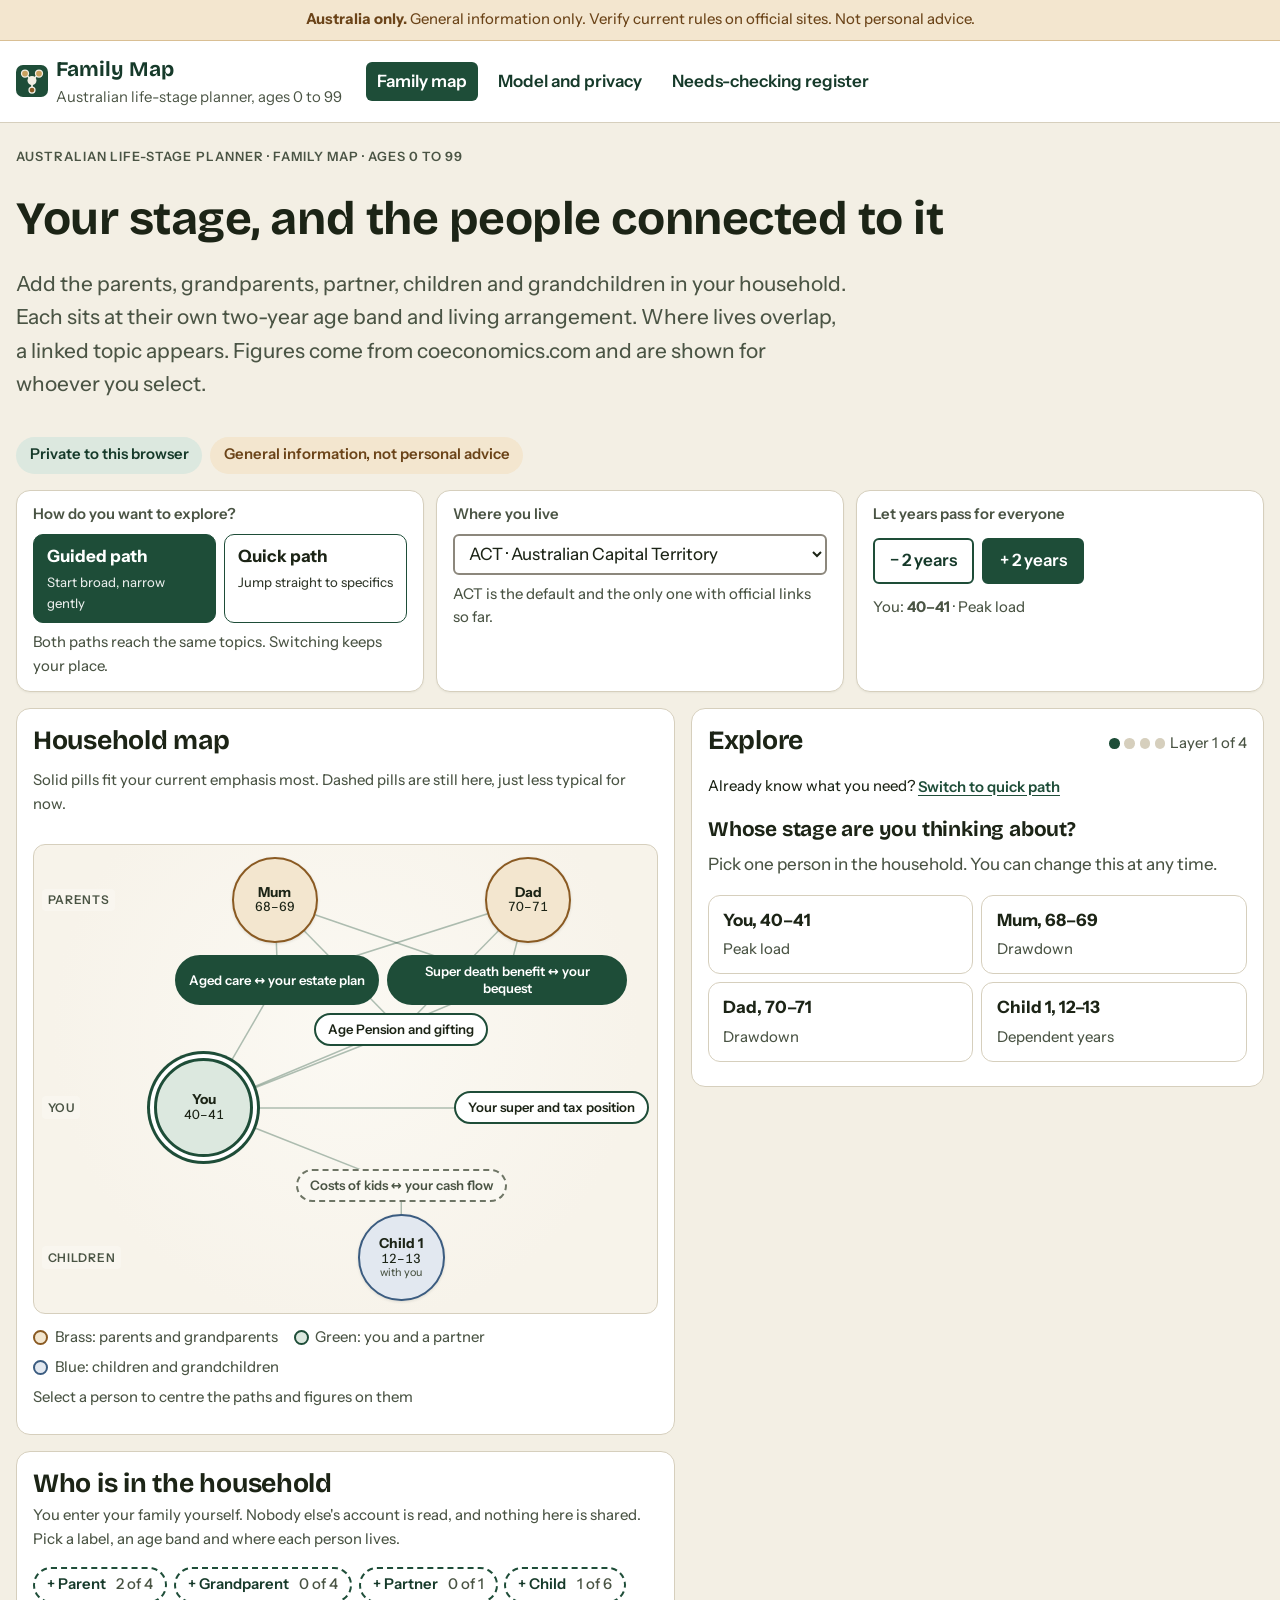
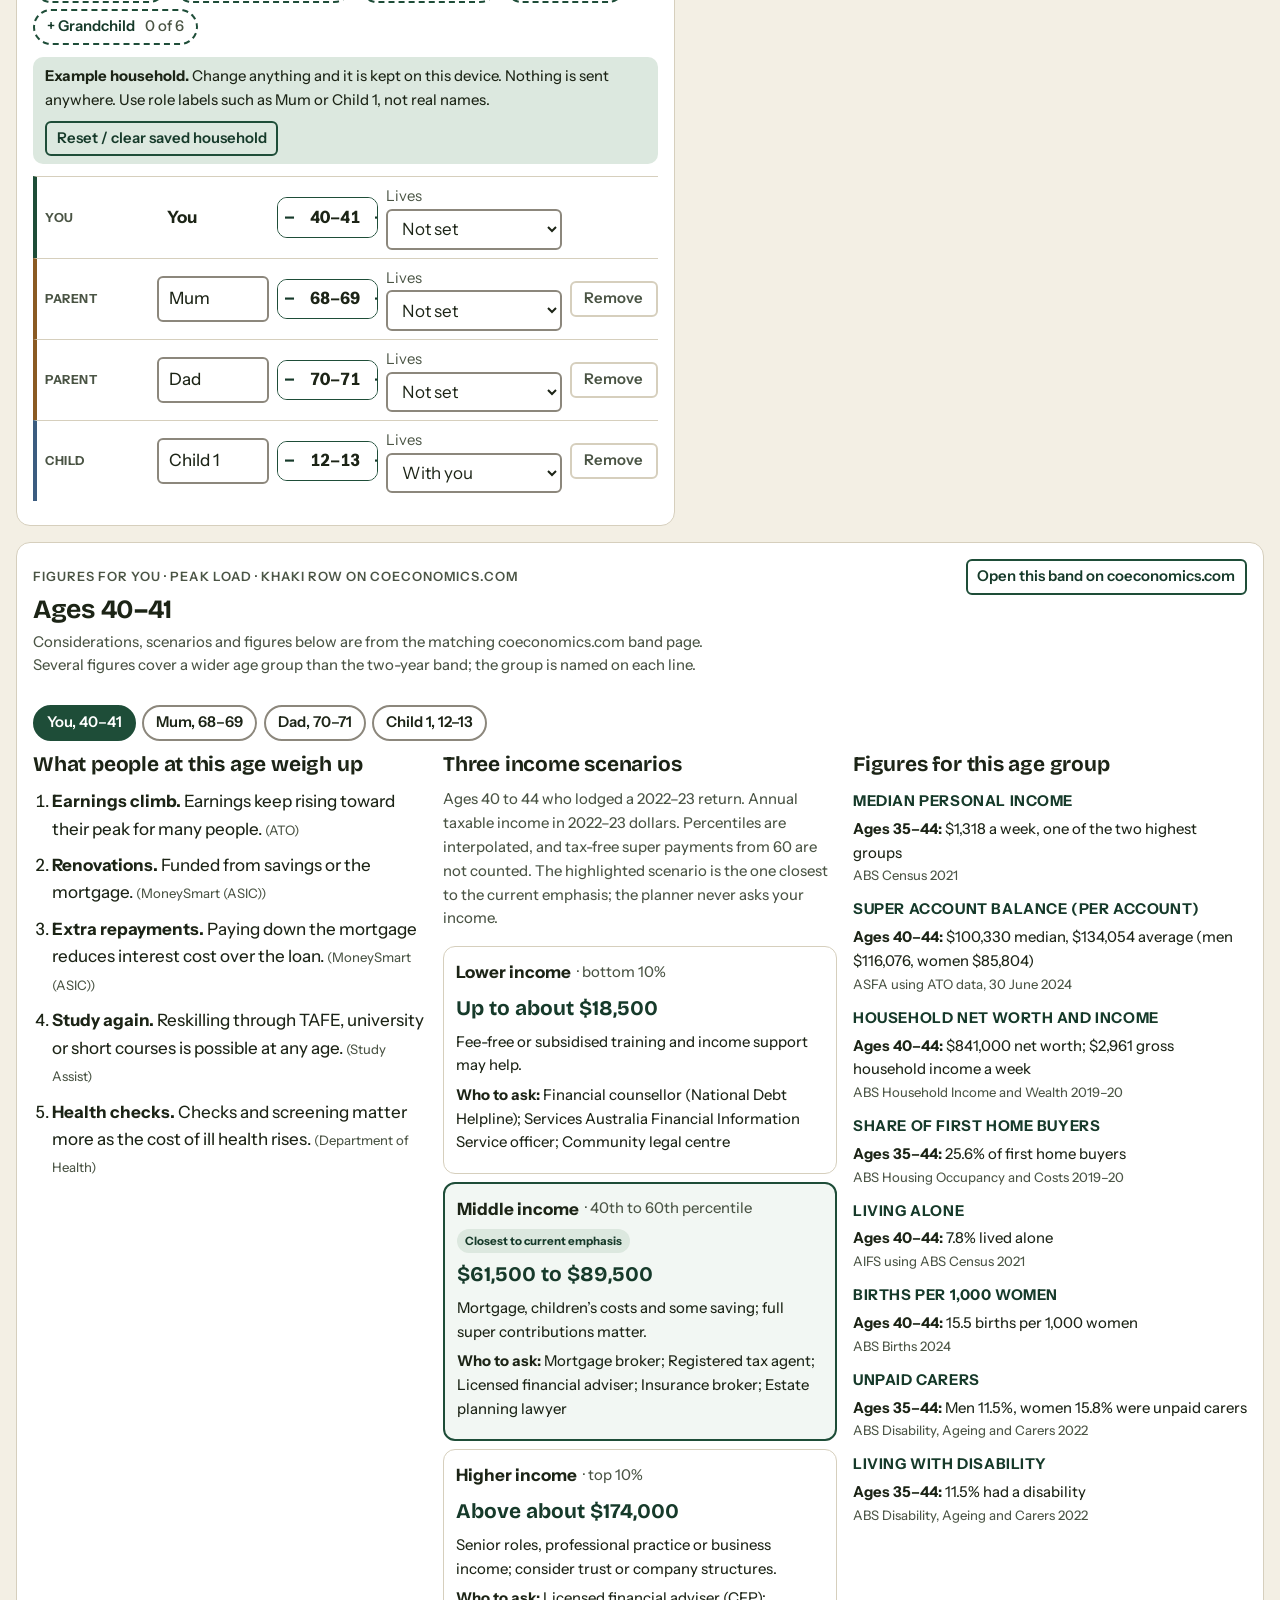
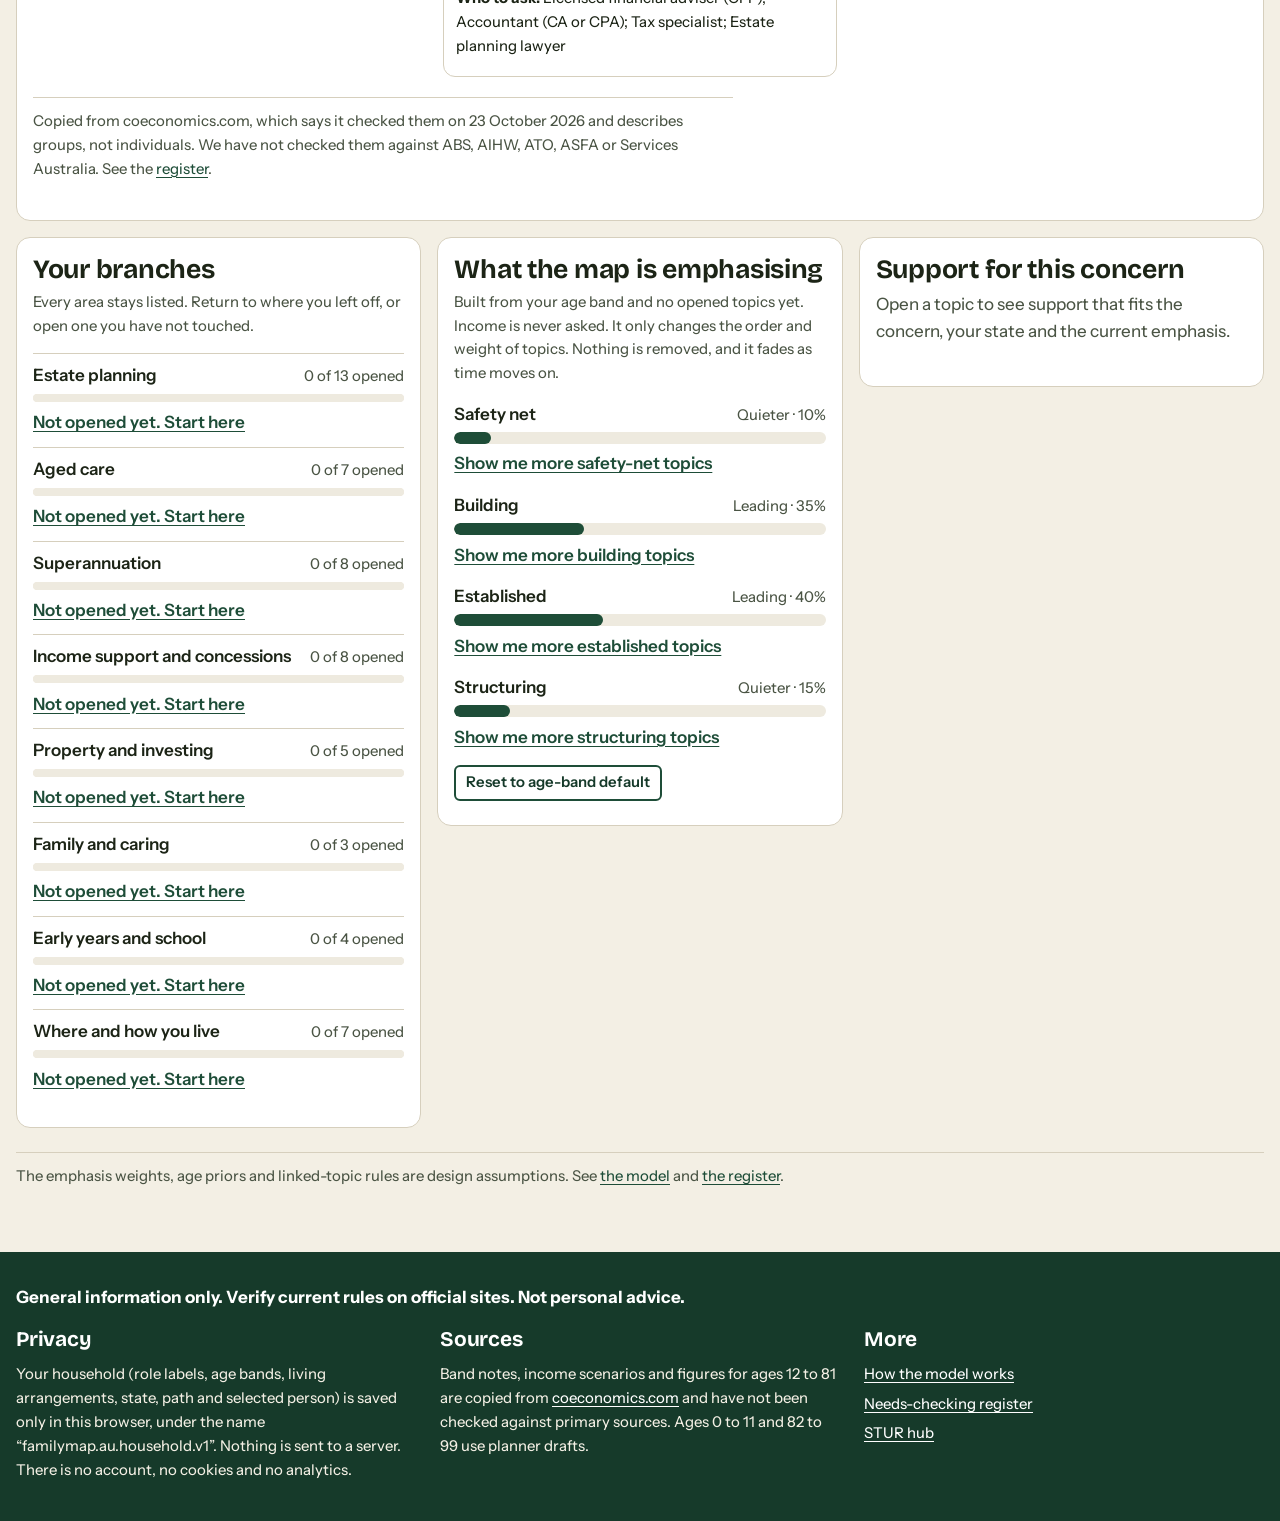
<file: index.html>
<!DOCTYPE html>
<html lang="en-AU">
<head>
  <meta charset="utf-8">
  <meta name="viewport" content="width=device-width, initial-scale=1">
  <title>Family Map · Australian Life-Stage Planner</title>
  <meta name="description" content="Interactive Australian family life-stage map for ages 0 to 99: two-year age bands, household links, state support services (ACT by default) and sourced figures. General information only, not personal advice. Data stays in your browser.">
  <meta name="theme-color" content="#1E4D38">
  <link rel="icon" href="assets/favicon.v1.svg" type="image/svg+xml">
  <link rel="preload" href="assets/fonts/instrument-sans-latin.v1.woff2" as="font" type="font/woff2" crossorigin>
  <link rel="preload" href="assets/fonts/bricolage-grotesque-latin.v1.woff2" as="font" type="font/woff2" crossorigin>
  <link rel="stylesheet" href="assets/styles.v1.css">
  <script src="assets/core.v1.js"></script>
</head>
<body data-page="map">
  <a class="skip-link" href="#main">Skip to main content</a>
  <div class="disclaimer-bar" role="note"><p><strong>Australia only.</strong> General information only. Verify current rules on official sites. Not personal advice.</p></div>
  <header class="site-header">
    <div class="wrap">
      <a class="brand" href="index.html"><img src="assets/favicon.v1.svg" alt="" width="32" height="32"><span>Family Map<span class="brand-sub">Australian life-stage planner, ages 0 to 99</span></span></a>
      <nav class="site-nav" aria-label="Family Map pages"><ul><li><a href="index.html" aria-current="page">Family map</a></li><li><a href="model.html">Model and privacy</a></li><li><a href="register.html">Needs-checking register</a></li></ul></nav>
    </div>
  </header>
  <div id="notices"></div>
  <main id="main" tabindex="-1">
    <div class="wrap">

      <header class="hero">
        <div>
          <p class="eyebrow">Australian Life-Stage Planner &middot; Family map &middot; ages 0 to 99</p>
          <h1>Your stage, and the people connected to it</h1>
          <p class="lede">Add the parents, grandparents, partner, children and grandchildren in your household. Each sits at their own two-year age band and living arrangement. Where lives overlap, a linked topic appears. Figures come from coeconomics.com and are shown for whoever you select.</p>
        </div>
        <div class="hero-badges"><span class="hero-badge">Private to this browser</span><span class="hero-badge hero-badge--brass">General information, not personal advice</span></div>
      </header>
      <noscript><div class="noscript-box"><h2>The map needs JavaScript</h2><p>The household map, paths and figures run in your browser with JavaScript. Nothing is sent anywhere. Without it you can still read <a href="model.html">how the model works</a> and the <a href="register.html">needs-checking register</a>.</p></div></noscript>
      <section class="controls" id="fm-controls" aria-label="Controls"></section>
      <div class="workspace">
          <section class="panel-card ws-map" aria-labelledby="fm-map-h">
            <div class="section-head"><h2 id="fm-map-h">Household map</h2><p class="small muted">Solid pills fit your current emphasis most. Dashed pills are still here, just less typical for now.</p></div>
            <div id="fm-map" class="map"><div class="skeleton" aria-hidden="true"><div class="bar"></div><div class="bar"></div><div class="bar"></div></div></div>
            <ul class="legend-row" aria-label="Map key">
              <li><span class="legend-dot legend-dot--elder" aria-hidden="true"></span>Brass: parents and grandparents</li>
              <li><span class="legend-dot legend-dot--you" aria-hidden="true"></span>Green: you and a partner</li>
              <li><span class="legend-dot legend-dot--young" aria-hidden="true"></span>Blue: children and grandchildren</li>
              <li>Select a person to centre the paths and figures on them</li>
            </ul>
          </section>
          <section class="panel-card ws-household" aria-labelledby="fm-household-h">
            <h2 id="fm-household-h" tabindex="-1">Who is in the household</h2>
            <p class="small muted">You enter your family yourself. Nobody else's account is read, and nothing here is shared. Pick a label, an age band and where each person lives.</p>
            <div id="fm-household-body"></div>
          </section>
        <section class="panel-card explore-card ws-explore" aria-labelledby="fm-explore-h">
          <div class="section-head"><h2 id="fm-explore-h" tabindex="-1">Explore</h2><span id="fm-layer" class="layer-meter"></span></div>
          <div id="fm-search" class="search-field" hidden>
            <label for="fm-q">Jump to any topic</label>
            <input id="fm-q" type="search" placeholder="For example: testamentary, retirement village, rent assistance" autocomplete="off" spellcheck="false" data-fk="search">
            <p class="hint">Results update as you type. Press Esc to clear.</p>
          </div>
          <div id="fm-swap"></div>
          <div id="fm-explore-body"></div>
        </section>
      </div>
      <section class="panel-card figures-card" aria-labelledby="fm-fig-h">
        <div class="section-head">
          <div><p class="eyebrow" id="fm-fig-kicker">Figures</p><h2 id="fm-fig-h">Figures for this age band</h2><p class="small muted" id="fm-fig-note"></p></div>
          <a id="fm-fig-link" class="btn btn--ghost btn--small" href="https://coeconomics.com/" rel="noopener noreferrer">Open coeconomics.com</a>
        </div>
        <div id="fm-figures-body"></div>
        <p class="fig-foot">Copied from coeconomics.com, which says it checked them on 23 October 2026 and describes groups, not individuals. We have not checked them against ABS, AIHW, ATO, ASFA or Services Australia. See the <a href="register.html">register</a>.</p>
      </section>
      <div class="lower">
        <section class="panel-card" aria-labelledby="fm-br-h"><h2 id="fm-br-h">Your branches</h2><p class="small muted">Every area stays listed. Return to where you left off, or open one you have not touched.</p><div id="fm-branches-body"></div></section>
        <section class="panel-card" aria-labelledby="fm-em-h"><h2 id="fm-em-h">What the map is emphasising</h2><div id="fm-emphasis-body"></div></section>
        <section class="panel-card" aria-labelledby="fm-su-h"><h2 id="fm-su-h">Support for this concern</h2><div id="fm-support-body"></div></section>
      </div>
      <p class="privacy-note">The emphasis weights, age priors and linked-topic rules are design assumptions. See <a href="model.html">the model</a> and <a href="register.html">the register</a>.</p>
    </div>
  </main>
  <footer class="site-footer">
    <div class="wrap">
      <p class="disclaimer-line">General information only. Verify current rules on official sites. Not personal advice.</p>
      <div class="footer-grid">
        <section aria-labelledby="ft-priv"><h2 id="ft-priv">Privacy</h2><p>Your household (role labels, age bands, living arrangements, state, path and selected person) is saved only in this browser, under the name &ldquo;familymap.au.household.v1&rdquo;. Nothing is sent to a server. There is no account, no cookies and no analytics.</p></section>
        <section aria-labelledby="ft-src"><h2 id="ft-src">Sources</h2><p>Band notes, income scenarios and figures for ages 12 to 81 are copied from <a href="https://coeconomics.com/" rel="noopener noreferrer">coeconomics.com</a> and have not been checked against primary sources. Ages 0 to 11 and 82 to 99 use planner drafts.</p></section>
        <section aria-labelledby="ft-more"><h2 id="ft-more">More</h2><ul><li><a href="model.html">How the model works</a></li><li><a href="register.html">Needs-checking register</a></li><li><a href="https://stur.au/" rel="noopener noreferrer">STUR hub</a></li></ul></section>
      </div>
    </div>
  </footer>
  <div id="live" class="visually-hidden" aria-live="polite" aria-atomic="true"></div>
  <script src="assets/logic.v1.js"></script>
  <script src="assets/data/topics.v1.js"></script>
  <script src="assets/data/figures.v1.js"></script>
  <script src="assets/app.v1.js"></script>
</body>
</html>
</file>
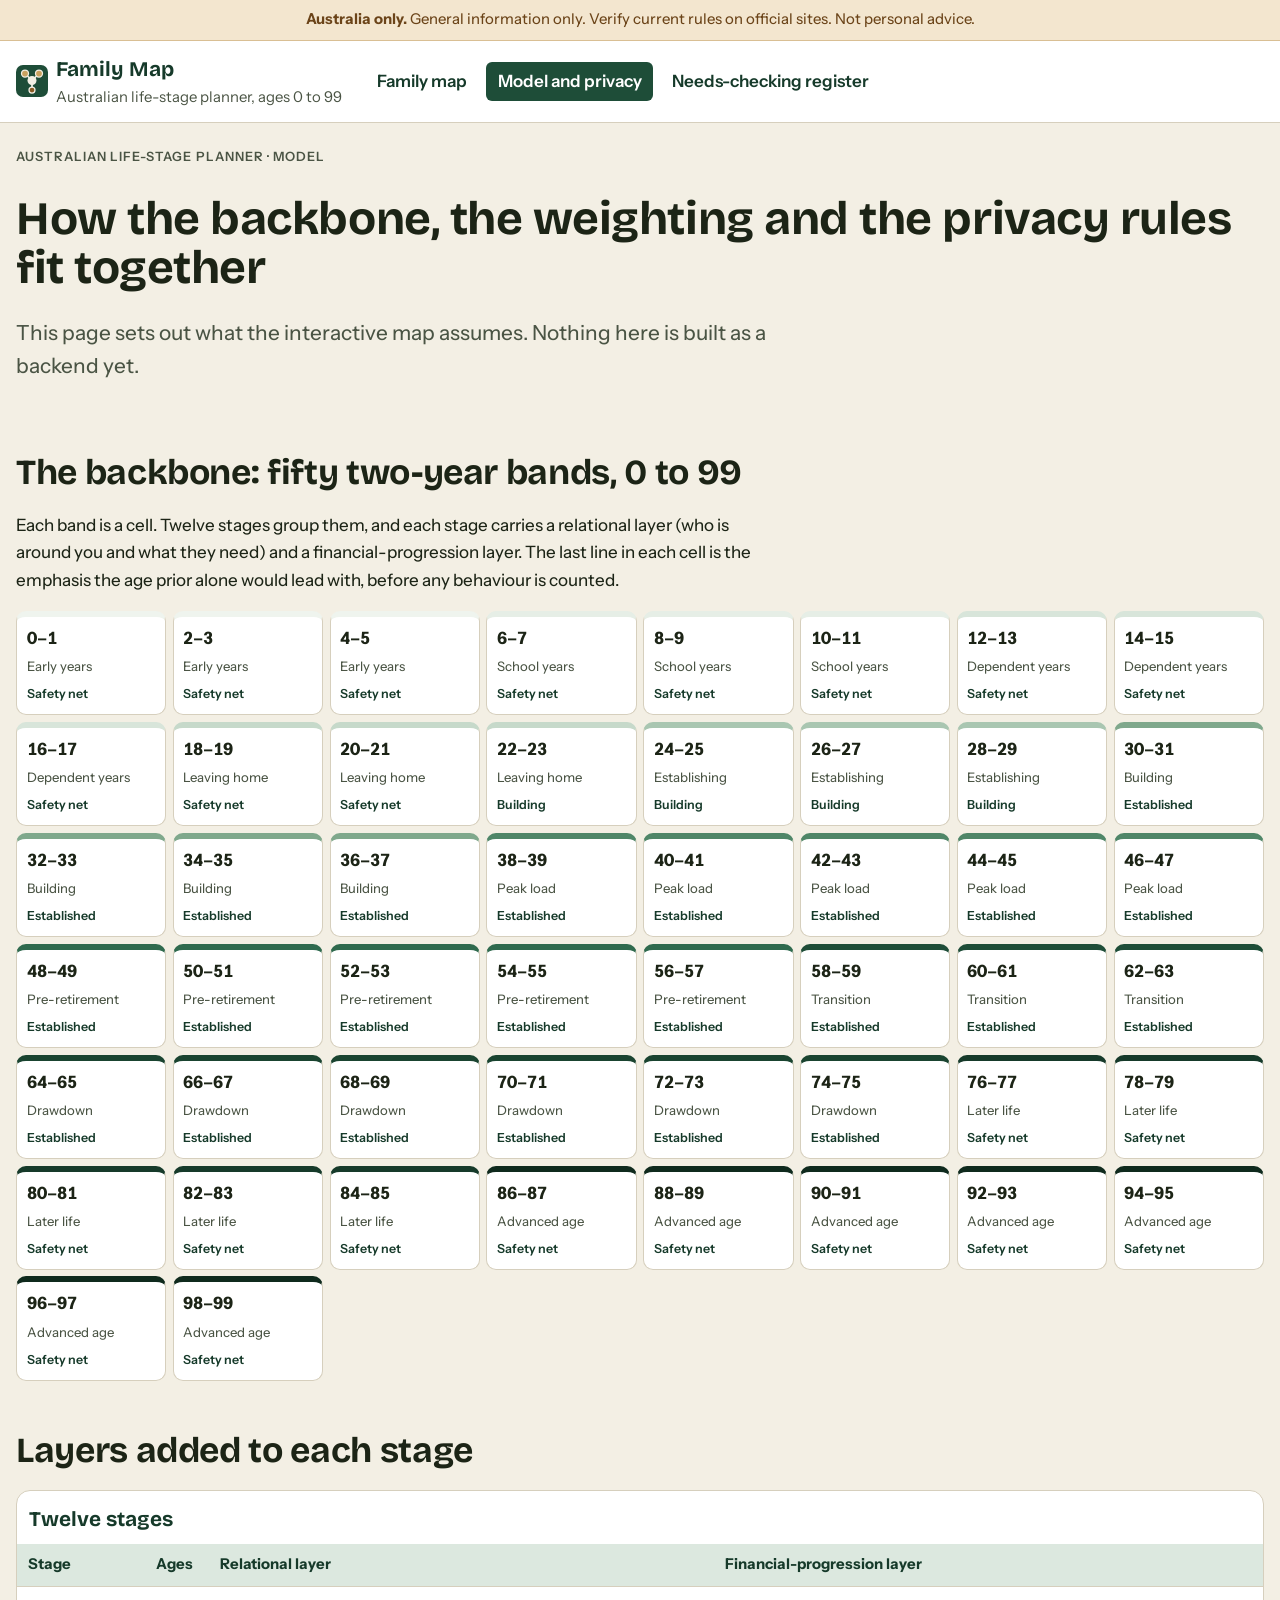
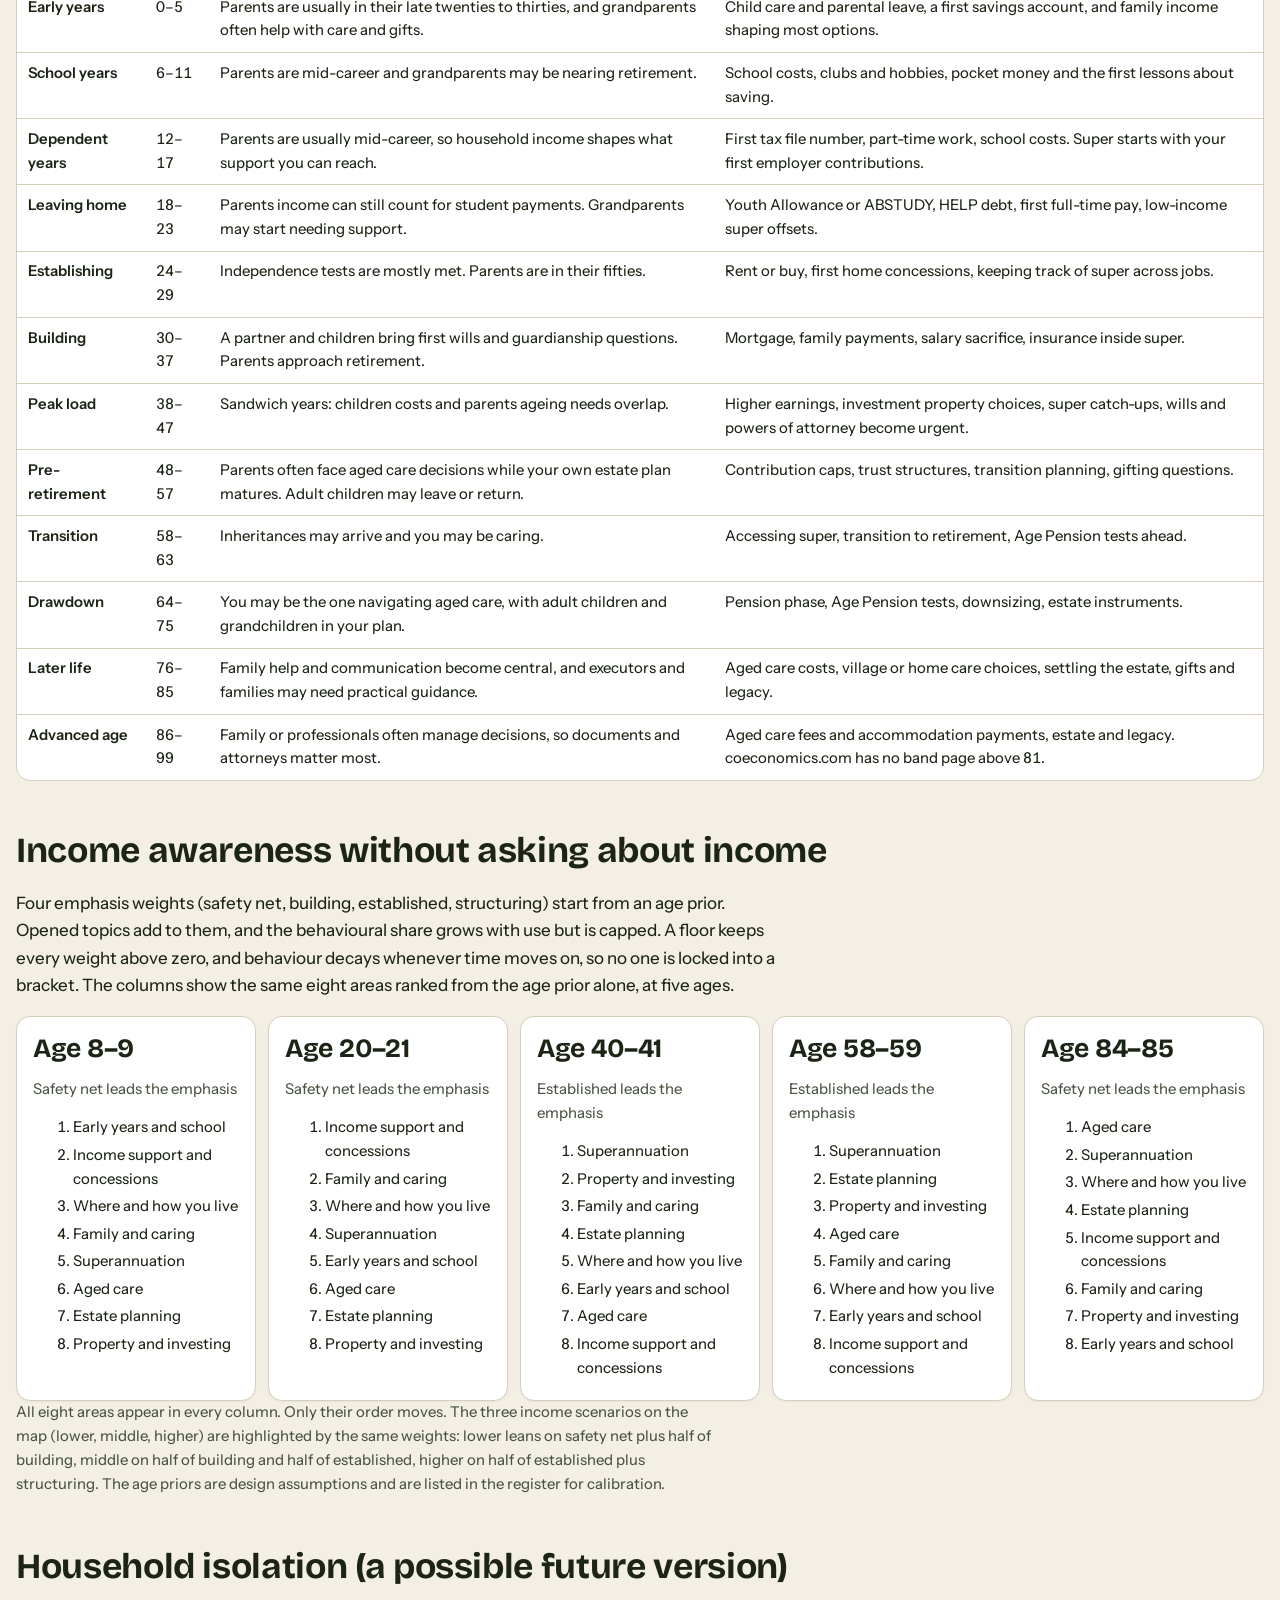
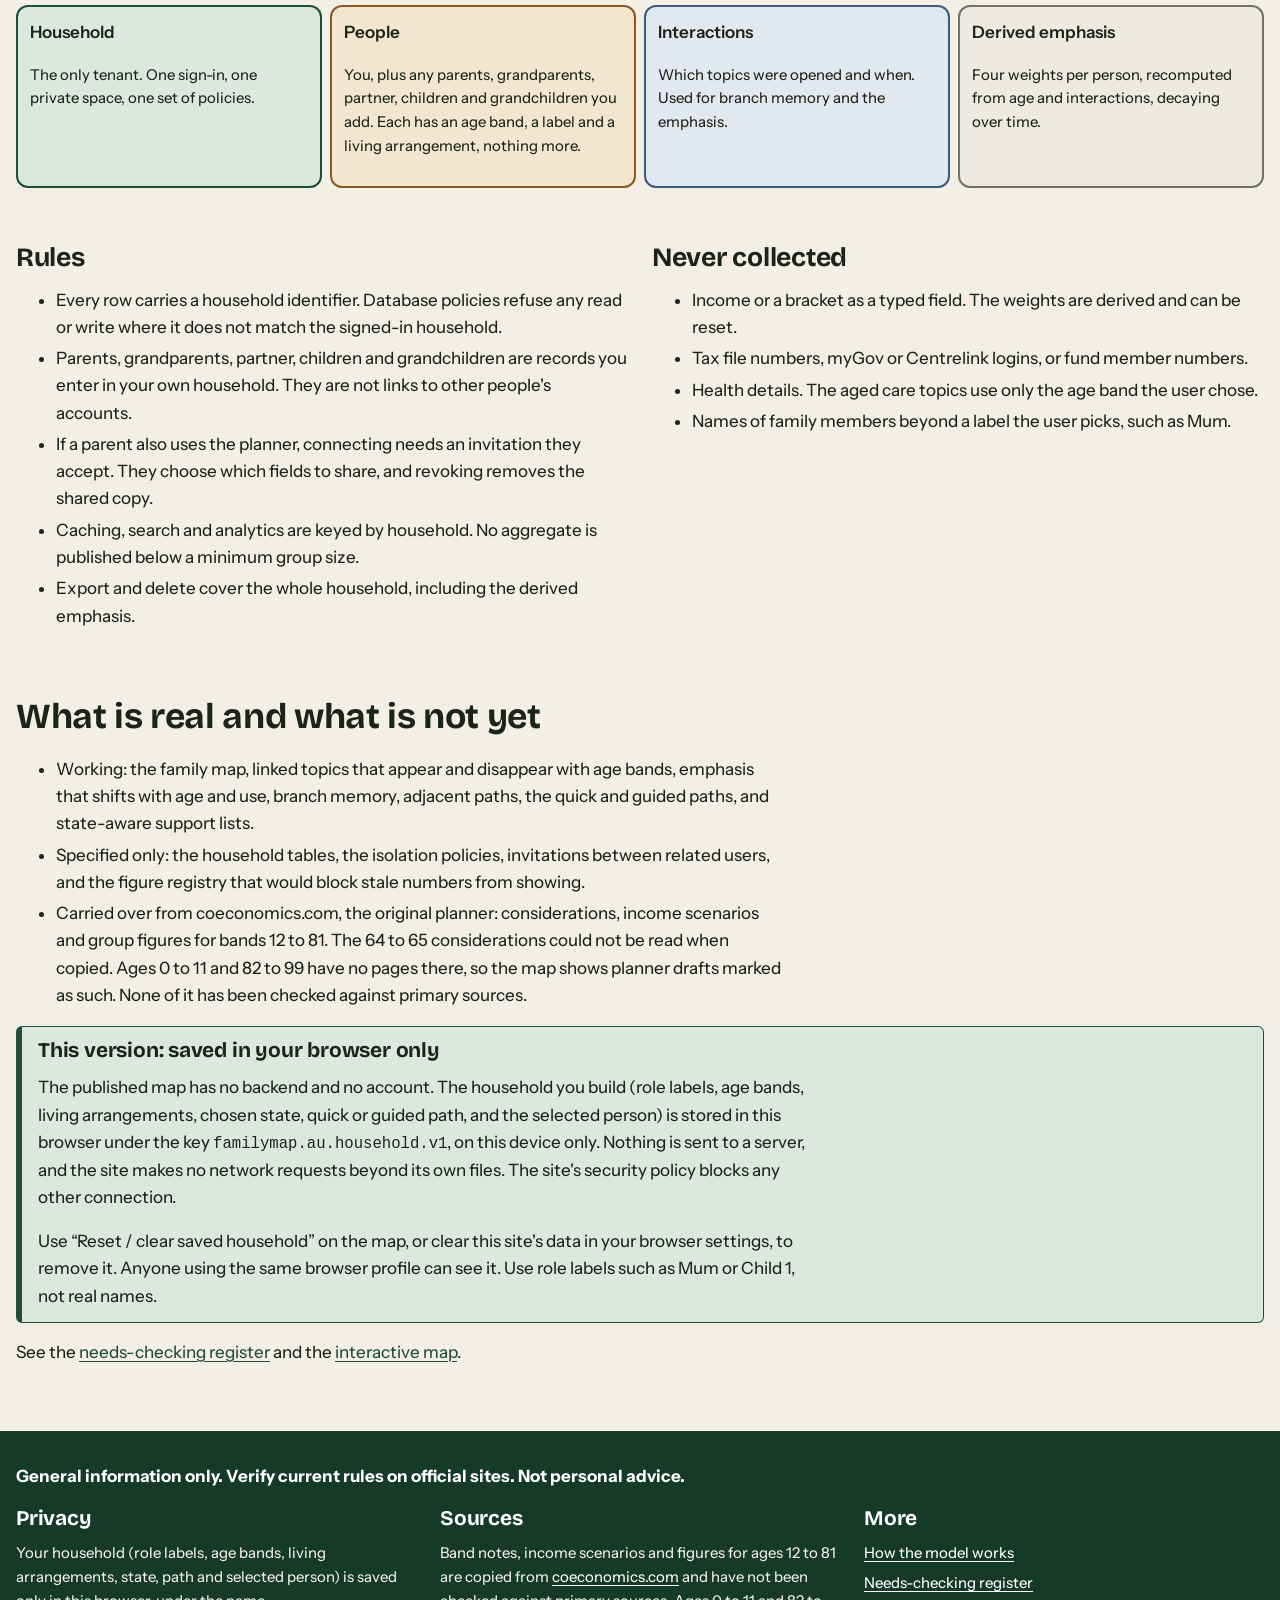
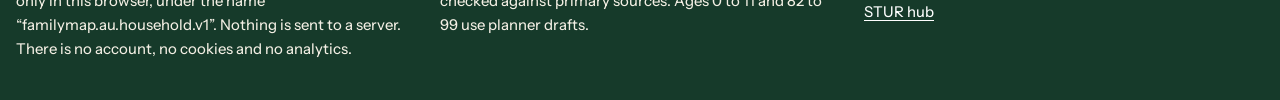
<file: model.html>
<!DOCTYPE html>
<html lang="en-AU">
<head>
  <meta charset="utf-8">
  <meta name="viewport" content="width=device-width, initial-scale=1">
  <title>Model and privacy · Family Map</title>
  <meta name="description" content="How the Family Map's two-year bands, stages, emphasis weighting and browser-only privacy model work.">
  <meta name="theme-color" content="#1E4D38">
  <link rel="icon" href="assets/favicon.v1.svg" type="image/svg+xml">
  <link rel="preload" href="assets/fonts/instrument-sans-latin.v1.woff2" as="font" type="font/woff2" crossorigin>
  <link rel="preload" href="assets/fonts/bricolage-grotesque-latin.v1.woff2" as="font" type="font/woff2" crossorigin>
  <link rel="stylesheet" href="assets/styles.v1.css">
  <script src="assets/core.v1.js"></script>
</head>
<body data-page="model">
  <a class="skip-link" href="#main">Skip to main content</a>
  <div class="disclaimer-bar" role="note"><p><strong>Australia only.</strong> General information only. Verify current rules on official sites. Not personal advice.</p></div>
  <header class="site-header">
    <div class="wrap">
      <a class="brand" href="index.html"><img src="assets/favicon.v1.svg" alt="" width="32" height="32"><span>Family Map<span class="brand-sub">Australian life-stage planner, ages 0 to 99</span></span></a>
      <nav class="site-nav" aria-label="Family Map pages"><ul><li><a href="index.html">Family map</a></li><li><a href="model.html" aria-current="page">Model and privacy</a></li><li><a href="register.html">Needs-checking register</a></li></ul></nav>
    </div>
  </header>
  <div id="notices"></div>
  <main id="main" tabindex="-1">
    <div class="wrap">

      <header class="hero"><div><p class="eyebrow">Australian Life-Stage Planner &middot; Model</p><h1>How the backbone, the weighting and the privacy rules fit together</h1><p class="lede">This page sets out what the interactive map assumes. Nothing here is built as a backend yet.</p></div></header>
      <section aria-labelledby="m-b"><h2 id="m-b">The backbone: fifty two-year bands, 0 to 99</h2>
        <p>Each band is a cell. Twelve stages group them, and each stage carries a relational layer (who is around you and what they need) and a financial-progression layer. The last line in each cell is the emphasis the age prior alone would lead with, before any behaviour is counted.</p>
        <ul class="band-grid"><li class="stage-0"><span class="b-label">0&ndash;1</span><br><span class="b-stage">Early years</span><br><span class="b-lead">Safety net</span></li><li class="stage-0"><span class="b-label">2&ndash;3</span><br><span class="b-stage">Early years</span><br><span class="b-lead">Safety net</span></li><li class="stage-0"><span class="b-label">4&ndash;5</span><br><span class="b-stage">Early years</span><br><span class="b-lead">Safety net</span></li><li class="stage-1"><span class="b-label">6&ndash;7</span><br><span class="b-stage">School years</span><br><span class="b-lead">Safety net</span></li><li class="stage-1"><span class="b-label">8&ndash;9</span><br><span class="b-stage">School years</span><br><span class="b-lead">Safety net</span></li><li class="stage-1"><span class="b-label">10&ndash;11</span><br><span class="b-stage">School years</span><br><span class="b-lead">Safety net</span></li><li class="stage-2"><span class="b-label">12&ndash;13</span><br><span class="b-stage">Dependent years</span><br><span class="b-lead">Safety net</span></li><li class="stage-2"><span class="b-label">14&ndash;15</span><br><span class="b-stage">Dependent years</span><br><span class="b-lead">Safety net</span></li><li class="stage-2"><span class="b-label">16&ndash;17</span><br><span class="b-stage">Dependent years</span><br><span class="b-lead">Safety net</span></li><li class="stage-3"><span class="b-label">18&ndash;19</span><br><span class="b-stage">Leaving home</span><br><span class="b-lead">Safety net</span></li><li class="stage-3"><span class="b-label">20&ndash;21</span><br><span class="b-stage">Leaving home</span><br><span class="b-lead">Safety net</span></li><li class="stage-3"><span class="b-label">22&ndash;23</span><br><span class="b-stage">Leaving home</span><br><span class="b-lead">Building</span></li><li class="stage-4"><span class="b-label">24&ndash;25</span><br><span class="b-stage">Establishing</span><br><span class="b-lead">Building</span></li><li class="stage-4"><span class="b-label">26&ndash;27</span><br><span class="b-stage">Establishing</span><br><span class="b-lead">Building</span></li><li class="stage-4"><span class="b-label">28&ndash;29</span><br><span class="b-stage">Establishing</span><br><span class="b-lead">Building</span></li><li class="stage-5"><span class="b-label">30&ndash;31</span><br><span class="b-stage">Building</span><br><span class="b-lead">Established</span></li><li class="stage-5"><span class="b-label">32&ndash;33</span><br><span class="b-stage">Building</span><br><span class="b-lead">Established</span></li><li class="stage-5"><span class="b-label">34&ndash;35</span><br><span class="b-stage">Building</span><br><span class="b-lead">Established</span></li><li class="stage-5"><span class="b-label">36&ndash;37</span><br><span class="b-stage">Building</span><br><span class="b-lead">Established</span></li><li class="stage-6"><span class="b-label">38&ndash;39</span><br><span class="b-stage">Peak load</span><br><span class="b-lead">Established</span></li><li class="stage-6"><span class="b-label">40&ndash;41</span><br><span class="b-stage">Peak load</span><br><span class="b-lead">Established</span></li><li class="stage-6"><span class="b-label">42&ndash;43</span><br><span class="b-stage">Peak load</span><br><span class="b-lead">Established</span></li><li class="stage-6"><span class="b-label">44&ndash;45</span><br><span class="b-stage">Peak load</span><br><span class="b-lead">Established</span></li><li class="stage-6"><span class="b-label">46&ndash;47</span><br><span class="b-stage">Peak load</span><br><span class="b-lead">Established</span></li><li class="stage-7"><span class="b-label">48&ndash;49</span><br><span class="b-stage">Pre-retirement</span><br><span class="b-lead">Established</span></li><li class="stage-7"><span class="b-label">50&ndash;51</span><br><span class="b-stage">Pre-retirement</span><br><span class="b-lead">Established</span></li><li class="stage-7"><span class="b-label">52&ndash;53</span><br><span class="b-stage">Pre-retirement</span><br><span class="b-lead">Established</span></li><li class="stage-7"><span class="b-label">54&ndash;55</span><br><span class="b-stage">Pre-retirement</span><br><span class="b-lead">Established</span></li><li class="stage-7"><span class="b-label">56&ndash;57</span><br><span class="b-stage">Pre-retirement</span><br><span class="b-lead">Established</span></li><li class="stage-8"><span class="b-label">58&ndash;59</span><br><span class="b-stage">Transition</span><br><span class="b-lead">Established</span></li><li class="stage-8"><span class="b-label">60&ndash;61</span><br><span class="b-stage">Transition</span><br><span class="b-lead">Established</span></li><li class="stage-8"><span class="b-label">62&ndash;63</span><br><span class="b-stage">Transition</span><br><span class="b-lead">Established</span></li><li class="stage-9"><span class="b-label">64&ndash;65</span><br><span class="b-stage">Drawdown</span><br><span class="b-lead">Established</span></li><li class="stage-9"><span class="b-label">66&ndash;67</span><br><span class="b-stage">Drawdown</span><br><span class="b-lead">Established</span></li><li class="stage-9"><span class="b-label">68&ndash;69</span><br><span class="b-stage">Drawdown</span><br><span class="b-lead">Established</span></li><li class="stage-9"><span class="b-label">70&ndash;71</span><br><span class="b-stage">Drawdown</span><br><span class="b-lead">Established</span></li><li class="stage-9"><span class="b-label">72&ndash;73</span><br><span class="b-stage">Drawdown</span><br><span class="b-lead">Established</span></li><li class="stage-9"><span class="b-label">74&ndash;75</span><br><span class="b-stage">Drawdown</span><br><span class="b-lead">Established</span></li><li class="stage-10"><span class="b-label">76&ndash;77</span><br><span class="b-stage">Later life</span><br><span class="b-lead">Safety net</span></li><li class="stage-10"><span class="b-label">78&ndash;79</span><br><span class="b-stage">Later life</span><br><span class="b-lead">Safety net</span></li><li class="stage-10"><span class="b-label">80&ndash;81</span><br><span class="b-stage">Later life</span><br><span class="b-lead">Safety net</span></li><li class="stage-10"><span class="b-label">82&ndash;83</span><br><span class="b-stage">Later life</span><br><span class="b-lead">Safety net</span></li><li class="stage-10"><span class="b-label">84&ndash;85</span><br><span class="b-stage">Later life</span><br><span class="b-lead">Safety net</span></li><li class="stage-11"><span class="b-label">86&ndash;87</span><br><span class="b-stage">Advanced age</span><br><span class="b-lead">Safety net</span></li><li class="stage-11"><span class="b-label">88&ndash;89</span><br><span class="b-stage">Advanced age</span><br><span class="b-lead">Safety net</span></li><li class="stage-11"><span class="b-label">90&ndash;91</span><br><span class="b-stage">Advanced age</span><br><span class="b-lead">Safety net</span></li><li class="stage-11"><span class="b-label">92&ndash;93</span><br><span class="b-stage">Advanced age</span><br><span class="b-lead">Safety net</span></li><li class="stage-11"><span class="b-label">94&ndash;95</span><br><span class="b-stage">Advanced age</span><br><span class="b-lead">Safety net</span></li><li class="stage-11"><span class="b-label">96&ndash;97</span><br><span class="b-stage">Advanced age</span><br><span class="b-lead">Safety net</span></li><li class="stage-11"><span class="b-label">98&ndash;99</span><br><span class="b-stage">Advanced age</span><br><span class="b-lead">Safety net</span></li></ul></section>
      <section aria-labelledby="m-s"><h2 id="m-s">Layers added to each stage</h2>
        <div class="table-outer"><div class="table-wrap" tabindex="0" role="region" aria-label="Stages"><table class="stack"><caption>Twelve stages</caption><thead><tr><th scope="col">Stage</th><th scope="col">Ages</th><th scope="col">Relational layer</th><th scope="col">Financial-progression layer</th></tr></thead><tbody>
        <tr><th scope="row" data-label="Stage">Early years</th><td data-label="Ages">0&ndash;5</td><td data-label="Relational">Parents are usually in their late twenties to thirties, and grandparents often help with care and gifts.</td><td data-label="Financial">Child care and parental leave, a first savings account, and family income shaping most options.</td></tr>
        <tr><th scope="row" data-label="Stage">School years</th><td data-label="Ages">6&ndash;11</td><td data-label="Relational">Parents are mid-career and grandparents may be nearing retirement.</td><td data-label="Financial">School costs, clubs and hobbies, pocket money and the first lessons about saving.</td></tr>
        <tr><th scope="row" data-label="Stage">Dependent years</th><td data-label="Ages">12&ndash;17</td><td data-label="Relational">Parents are usually mid-career, so household income shapes what support you can reach.</td><td data-label="Financial">First tax file number, part-time work, school costs. Super starts with your first employer contributions.</td></tr>
        <tr><th scope="row" data-label="Stage">Leaving home</th><td data-label="Ages">18&ndash;23</td><td data-label="Relational">Parents income can still count for student payments. Grandparents may start needing support.</td><td data-label="Financial">Youth Allowance or ABSTUDY, HELP debt, first full-time pay, low-income super offsets.</td></tr>
        <tr><th scope="row" data-label="Stage">Establishing</th><td data-label="Ages">24&ndash;29</td><td data-label="Relational">Independence tests are mostly met. Parents are in their fifties.</td><td data-label="Financial">Rent or buy, first home concessions, keeping track of super across jobs.</td></tr>
        <tr><th scope="row" data-label="Stage">Building</th><td data-label="Ages">30&ndash;37</td><td data-label="Relational">A partner and children bring first wills and guardianship questions. Parents approach retirement.</td><td data-label="Financial">Mortgage, family payments, salary sacrifice, insurance inside super.</td></tr>
        <tr><th scope="row" data-label="Stage">Peak load</th><td data-label="Ages">38&ndash;47</td><td data-label="Relational">Sandwich years: children costs and parents ageing needs overlap.</td><td data-label="Financial">Higher earnings, investment property choices, super catch-ups, wills and powers of attorney become urgent.</td></tr>
        <tr><th scope="row" data-label="Stage">Pre-retirement</th><td data-label="Ages">48&ndash;57</td><td data-label="Relational">Parents often face aged care decisions while your own estate plan matures. Adult children may leave or return.</td><td data-label="Financial">Contribution caps, trust structures, transition planning, gifting questions.</td></tr>
        <tr><th scope="row" data-label="Stage">Transition</th><td data-label="Ages">58&ndash;63</td><td data-label="Relational">Inheritances may arrive and you may be caring.</td><td data-label="Financial">Accessing super, transition to retirement, Age Pension tests ahead.</td></tr>
        <tr><th scope="row" data-label="Stage">Drawdown</th><td data-label="Ages">64&ndash;75</td><td data-label="Relational">You may be the one navigating aged care, with adult children and grandchildren in your plan.</td><td data-label="Financial">Pension phase, Age Pension tests, downsizing, estate instruments.</td></tr>
        <tr><th scope="row" data-label="Stage">Later life</th><td data-label="Ages">76&ndash;85</td><td data-label="Relational">Family help and communication become central, and executors and families may need practical guidance.</td><td data-label="Financial">Aged care costs, village or home care choices, settling the estate, gifts and legacy.</td></tr>
        <tr><th scope="row" data-label="Stage">Advanced age</th><td data-label="Ages">86&ndash;99</td><td data-label="Relational">Family or professionals often manage decisions, so documents and attorneys matter most.</td><td data-label="Financial">Aged care fees and accommodation payments, estate and legacy. coeconomics.com has no band page above 81.</td></tr>
        </tbody></table></div></div></section>
      <section aria-labelledby="m-w"><h2 id="m-w">Income awareness without asking about income</h2>
        <p>Four emphasis weights (safety net, building, established, structuring) start from an age prior. Opened topics add to them, and the behavioural share grows with use but is capped. A floor keeps every weight above zero, and behaviour decays whenever time moves on, so no one is locked into a bracket. The columns show the same eight areas ranked from the age prior alone, at five ages.</p>
        <div class="sample-grid"><div class="card"><h3>Age 8&ndash;9</h3><p class="small muted">Safety net leads the emphasis</p><ol class="small"><li>Early years and school</li><li>Income support and concessions</li><li>Where and how you live</li><li>Family and caring</li><li>Superannuation</li><li>Aged care</li><li>Estate planning</li><li>Property and investing</li></ol></div><div class="card"><h3>Age 20&ndash;21</h3><p class="small muted">Safety net leads the emphasis</p><ol class="small"><li>Income support and concessions</li><li>Family and caring</li><li>Where and how you live</li><li>Superannuation</li><li>Early years and school</li><li>Aged care</li><li>Estate planning</li><li>Property and investing</li></ol></div><div class="card"><h3>Age 40&ndash;41</h3><p class="small muted">Established leads the emphasis</p><ol class="small"><li>Superannuation</li><li>Property and investing</li><li>Family and caring</li><li>Estate planning</li><li>Where and how you live</li><li>Early years and school</li><li>Aged care</li><li>Income support and concessions</li></ol></div><div class="card"><h3>Age 58&ndash;59</h3><p class="small muted">Established leads the emphasis</p><ol class="small"><li>Superannuation</li><li>Estate planning</li><li>Property and investing</li><li>Aged care</li><li>Family and caring</li><li>Where and how you live</li><li>Early years and school</li><li>Income support and concessions</li></ol></div><div class="card"><h3>Age 84&ndash;85</h3><p class="small muted">Safety net leads the emphasis</p><ol class="small"><li>Aged care</li><li>Superannuation</li><li>Where and how you live</li><li>Estate planning</li><li>Income support and concessions</li><li>Family and caring</li><li>Property and investing</li><li>Early years and school</li></ol></div></div>
        <p class="small muted">All eight areas appear in every column. Only their order moves. The three income scenarios on the map (lower, middle, higher) are highlighted by the same weights: lower leans on safety net plus half of building, middle on half of building and half of established, higher on half of established plus structuring. The age priors are design assumptions and are listed in the register for calibration.</p></section>
      <section aria-labelledby="m-i"><h2 id="m-i">Household isolation (a possible future version)</h2>
        <ol class="chain"><li class="chain-0"><p class="strong">Household</p><p class="small">The only tenant. One sign-in, one private space, one set of policies.</p></li><li class="chain-1"><p class="strong">People</p><p class="small">You, plus any parents, grandparents, partner, children and grandchildren you add. Each has an age band, a label and a living arrangement, nothing more.</p></li><li class="chain-2"><p class="strong">Interactions</p><p class="small">Which topics were opened and when. Used for branch memory and the emphasis.</p></li><li class="chain-3"><p class="strong">Derived emphasis</p><p class="small">Four weights per person, recomputed from age and interactions, decaying over time.</p></li></ol>
        <div class="split">
          <div><h3>Rules</h3><ul>
            <li>Every row carries a household identifier. Database policies refuse any read or write where it does not match the signed-in household.</li>
            <li>Parents, grandparents, partner, children and grandchildren are records you enter in your own household. They are not links to other people's accounts.</li>
            <li>If a parent also uses the planner, connecting needs an invitation they accept. They choose which fields to share, and revoking removes the shared copy.</li>
            <li>Caching, search and analytics are keyed by household. No aggregate is published below a minimum group size.</li>
            <li>Export and delete cover the whole household, including the derived emphasis.</li></ul></div>
          <div><h3>Never collected</h3><ul>
            <li>Income or a bracket as a typed field. The weights are derived and can be reset.</li>
            <li>Tax file numbers, myGov or Centrelink logins, or fund member numbers.</li>
            <li>Health details. The aged care topics use only the age band the user chose.</li>
            <li>Names of family members beyond a label the user picks, such as Mum.</li></ul></div>
        </div></section>
      <section aria-labelledby="m-r"><h2 id="m-r">What is real and what is not yet</h2><ul>
        <li>Working: the family map, linked topics that appear and disappear with age bands, emphasis that shifts with age and use, branch memory, adjacent paths, the quick and guided paths, and state-aware support lists.</li>
        <li>Specified only: the household tables, the isolation policies, invitations between related users, and the figure registry that would block stale numbers from showing.</li>
        <li>Carried over from coeconomics.com, the original planner: considerations, income scenarios and group figures for bands 12 to 81. The 64 to 65 considerations could not be read when copied. Ages 0 to 11 and 82 to 99 have no pages there, so the map shows planner drafts marked as such. None of it has been checked against primary sources.</li></ul></section>
      <section aria-labelledby="m-p" class="notice notice--info"><h2 id="m-p">This version: saved in your browser only</h2>
        <p>The published map has no backend and no account. The household you build (role labels, age bands, living arrangements, chosen state, quick or guided path, and the selected person) is stored in this browser under the key <code>familymap.au.household.v1</code>, on this device only. Nothing is sent to a server, and the site makes no network requests beyond its own files. The site's security policy blocks any other connection.</p>
        <p>Use &ldquo;Reset / clear saved household&rdquo; on the map, or clear this site's data in your browser settings, to remove it. Anyone using the same browser profile can see it. Use role labels such as Mum or Child 1, not real names.</p></section>
      <p>See the <a href="register.html">needs-checking register</a> and the <a href="index.html">interactive map</a>.</p>
    </div>
  </main>
  <footer class="site-footer">
    <div class="wrap">
      <p class="disclaimer-line">General information only. Verify current rules on official sites. Not personal advice.</p>
      <div class="footer-grid">
        <section aria-labelledby="ft-priv"><h2 id="ft-priv">Privacy</h2><p>Your household (role labels, age bands, living arrangements, state, path and selected person) is saved only in this browser, under the name &ldquo;familymap.au.household.v1&rdquo;. Nothing is sent to a server. There is no account, no cookies and no analytics.</p></section>
        <section aria-labelledby="ft-src"><h2 id="ft-src">Sources</h2><p>Band notes, income scenarios and figures for ages 12 to 81 are copied from <a href="https://coeconomics.com/" rel="noopener noreferrer">coeconomics.com</a> and have not been checked against primary sources. Ages 0 to 11 and 82 to 99 use planner drafts.</p></section>
        <section aria-labelledby="ft-more"><h2 id="ft-more">More</h2><ul><li><a href="model.html">How the model works</a></li><li><a href="register.html">Needs-checking register</a></li><li><a href="https://stur.au/" rel="noopener noreferrer">STUR hub</a></li></ul></section>
      </div>
    </div>
  </footer>
  <div id="live" class="visually-hidden" aria-live="polite" aria-atomic="true"></div>

</body>
</html>
</file>
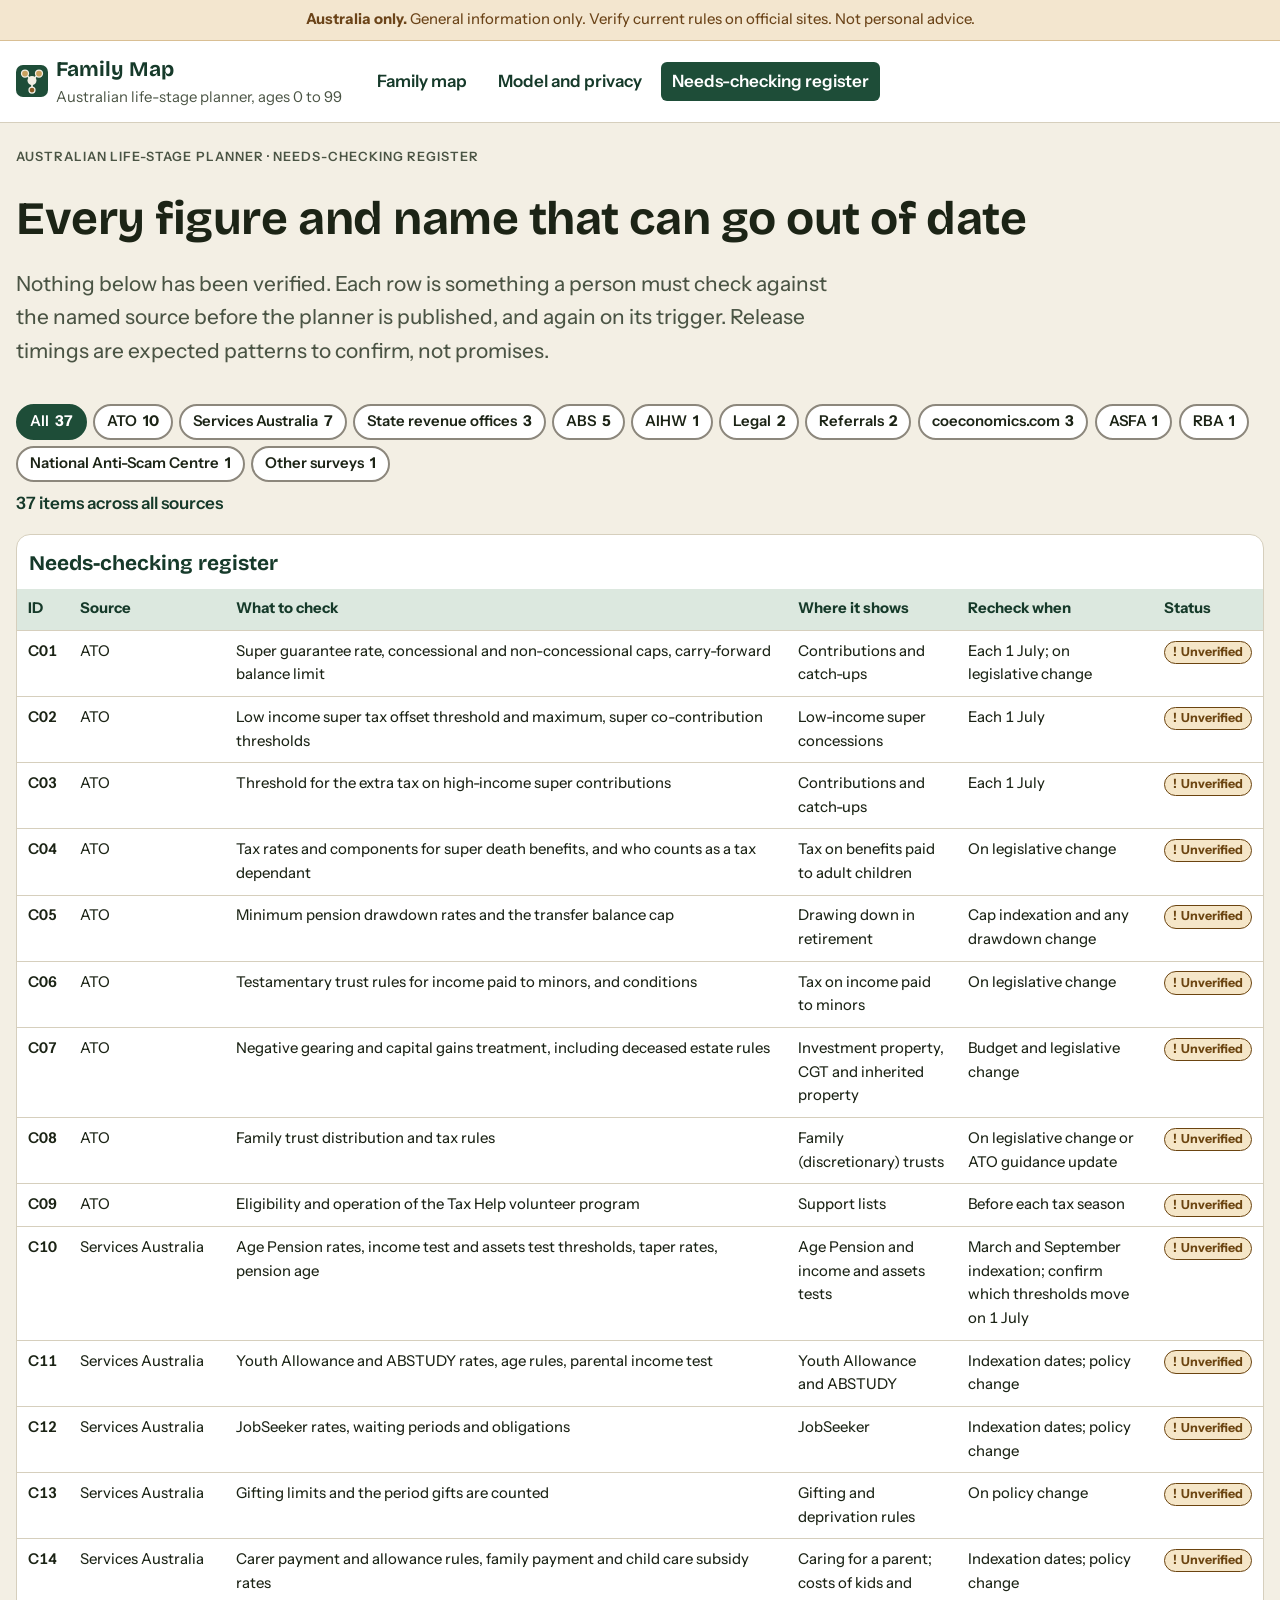
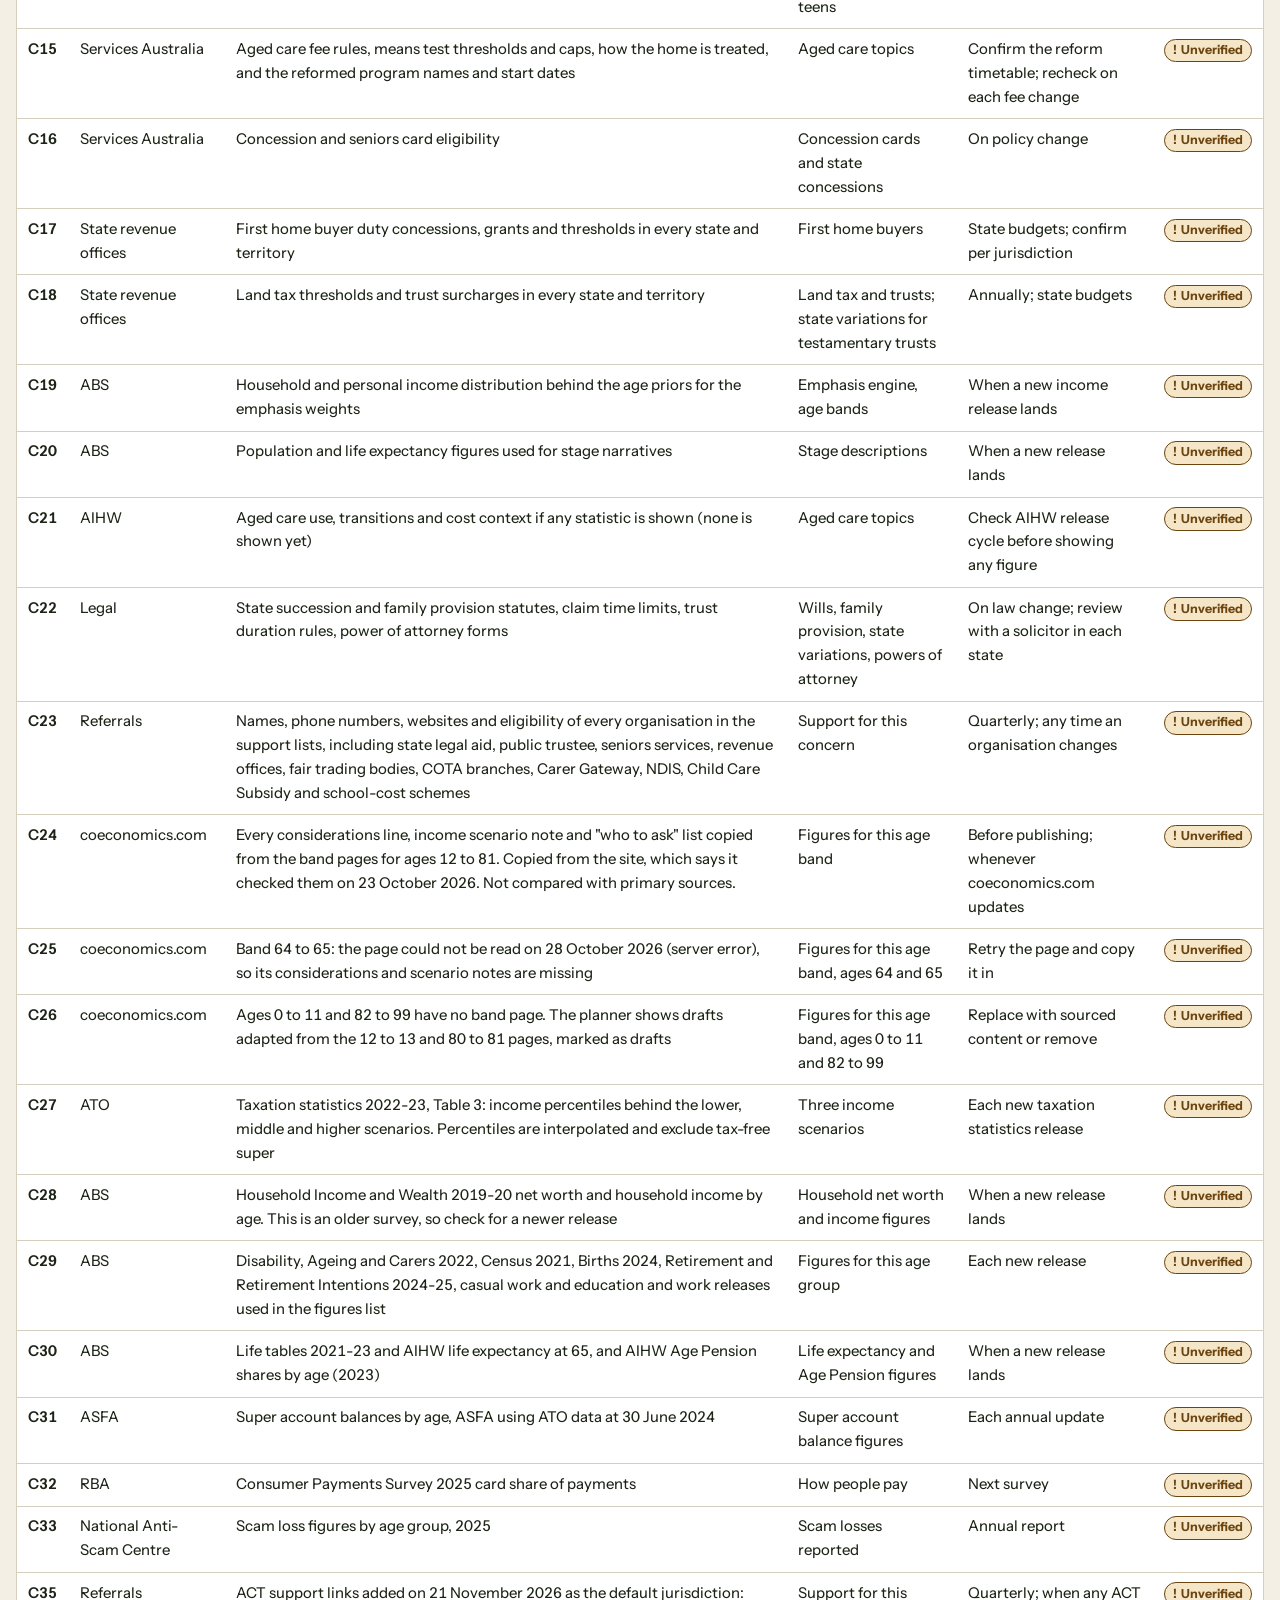
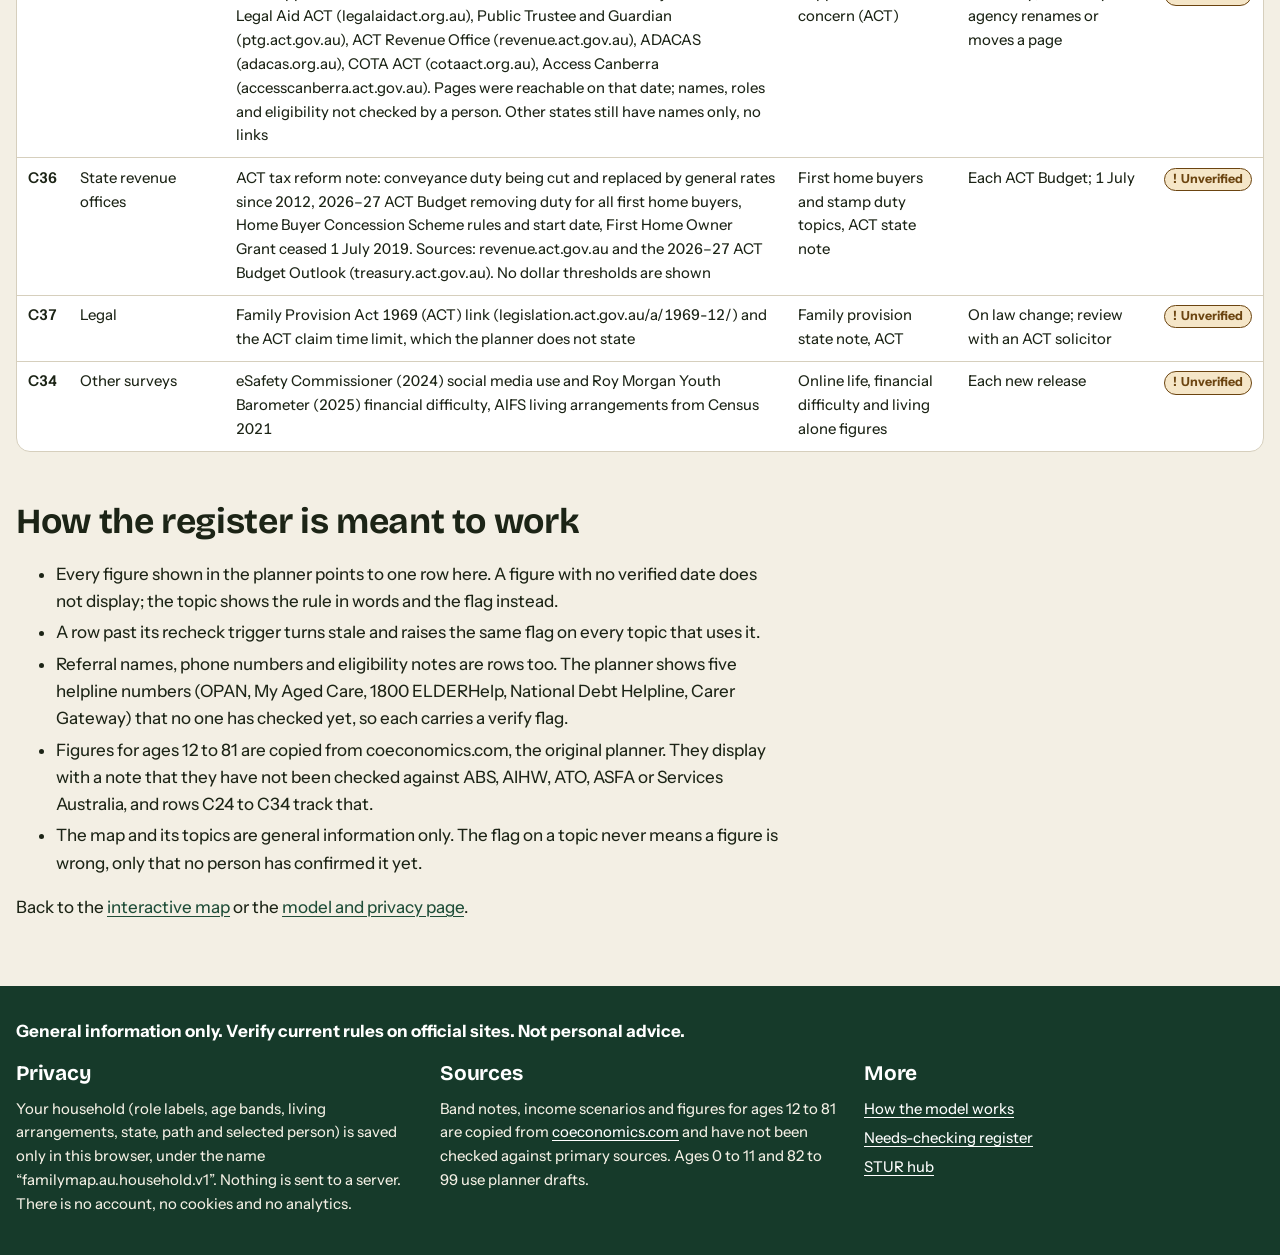
<file: register.html>
<!DOCTYPE html>
<html lang="en-AU">
<head>
  <meta charset="utf-8">
  <meta name="viewport" content="width=device-width, initial-scale=1">
  <title>Needs-checking register · Family Map</title>
  <meta name="description" content="Every figure, link and helpline number in the Family Map that still needs a person to verify it.">
  <meta name="theme-color" content="#1E4D38">
  <link rel="icon" href="assets/favicon.v1.svg" type="image/svg+xml">
  <link rel="preload" href="assets/fonts/instrument-sans-latin.v1.woff2" as="font" type="font/woff2" crossorigin>
  <link rel="preload" href="assets/fonts/bricolage-grotesque-latin.v1.woff2" as="font" type="font/woff2" crossorigin>
  <link rel="stylesheet" href="assets/styles.v1.css">
  <script src="assets/core.v1.js"></script>
</head>
<body data-page="register">
  <a class="skip-link" href="#main">Skip to main content</a>
  <div class="disclaimer-bar" role="note"><p><strong>Australia only.</strong> General information only. Verify current rules on official sites. Not personal advice.</p></div>
  <header class="site-header">
    <div class="wrap">
      <a class="brand" href="index.html"><img src="assets/favicon.v1.svg" alt="" width="32" height="32"><span>Family Map<span class="brand-sub">Australian life-stage planner, ages 0 to 99</span></span></a>
      <nav class="site-nav" aria-label="Family Map pages"><ul><li><a href="index.html">Family map</a></li><li><a href="model.html">Model and privacy</a></li><li><a href="register.html" aria-current="page">Needs-checking register</a></li></ul></nav>
    </div>
  </header>
  <div id="notices"></div>
  <main id="main" tabindex="-1">
    <div class="wrap">

      <header class="hero"><div><p class="eyebrow">Australian Life-Stage Planner &middot; Needs-checking register</p><h1>Every figure and name that can go out of date</h1><p class="lede">Nothing below has been verified. Each row is something a person must check against the named source before the planner is published, and again on its trigger. Release timings are expected patterns to confirm, not promises.</p></div></header>
      <div id="reg-filters"></div>
      <p class="result-count" id="reg-count" role="status">37 items across all sources</p>
      <div class="table-outer"><div class="table-wrap" tabindex="0" role="region" aria-label="Needs-checking register"><table class="stack reg-table"><caption>Needs-checking register</caption>
        <thead><tr><th scope="col">ID</th><th scope="col">Source</th><th scope="col">What to check</th><th scope="col">Where it shows</th><th scope="col">Recheck when</th><th scope="col">Status</th></tr></thead><tbody>
        <tr data-source="ATO" id="c01"><th scope="row" data-label="ID">C01</th><td data-label="Source">ATO</td><td data-label="What to check">Super guarantee rate, concessional and non-concessional caps, carry-forward balance limit</td><td data-label="Where it shows">Contributions and catch-ups</td><td data-label="Recheck when">Each 1 July; on legislative change</td><td data-label="Status"><span class="badge badge--check" data-icon="!">Unverified</span></td></tr>
        <tr data-source="ATO" id="c02"><th scope="row" data-label="ID">C02</th><td data-label="Source">ATO</td><td data-label="What to check">Low income super tax offset threshold and maximum, super co-contribution thresholds</td><td data-label="Where it shows">Low-income super concessions</td><td data-label="Recheck when">Each 1 July</td><td data-label="Status"><span class="badge badge--check" data-icon="!">Unverified</span></td></tr>
        <tr data-source="ATO" id="c03"><th scope="row" data-label="ID">C03</th><td data-label="Source">ATO</td><td data-label="What to check">Threshold for the extra tax on high-income super contributions</td><td data-label="Where it shows">Contributions and catch-ups</td><td data-label="Recheck when">Each 1 July</td><td data-label="Status"><span class="badge badge--check" data-icon="!">Unverified</span></td></tr>
        <tr data-source="ATO" id="c04"><th scope="row" data-label="ID">C04</th><td data-label="Source">ATO</td><td data-label="What to check">Tax rates and components for super death benefits, and who counts as a tax dependant</td><td data-label="Where it shows">Tax on benefits paid to adult children</td><td data-label="Recheck when">On legislative change</td><td data-label="Status"><span class="badge badge--check" data-icon="!">Unverified</span></td></tr>
        <tr data-source="ATO" id="c05"><th scope="row" data-label="ID">C05</th><td data-label="Source">ATO</td><td data-label="What to check">Minimum pension drawdown rates and the transfer balance cap</td><td data-label="Where it shows">Drawing down in retirement</td><td data-label="Recheck when">Cap indexation and any drawdown change</td><td data-label="Status"><span class="badge badge--check" data-icon="!">Unverified</span></td></tr>
        <tr data-source="ATO" id="c06"><th scope="row" data-label="ID">C06</th><td data-label="Source">ATO</td><td data-label="What to check">Testamentary trust rules for income paid to minors, and conditions</td><td data-label="Where it shows">Tax on income paid to minors</td><td data-label="Recheck when">On legislative change</td><td data-label="Status"><span class="badge badge--check" data-icon="!">Unverified</span></td></tr>
        <tr data-source="ATO" id="c07"><th scope="row" data-label="ID">C07</th><td data-label="Source">ATO</td><td data-label="What to check">Negative gearing and capital gains treatment, including deceased estate rules</td><td data-label="Where it shows">Investment property, CGT and inherited property</td><td data-label="Recheck when">Budget and legislative change</td><td data-label="Status"><span class="badge badge--check" data-icon="!">Unverified</span></td></tr>
        <tr data-source="ATO" id="c08"><th scope="row" data-label="ID">C08</th><td data-label="Source">ATO</td><td data-label="What to check">Family trust distribution and tax rules</td><td data-label="Where it shows">Family (discretionary) trusts</td><td data-label="Recheck when">On legislative change or ATO guidance update</td><td data-label="Status"><span class="badge badge--check" data-icon="!">Unverified</span></td></tr>
        <tr data-source="ATO" id="c09"><th scope="row" data-label="ID">C09</th><td data-label="Source">ATO</td><td data-label="What to check">Eligibility and operation of the Tax Help volunteer program</td><td data-label="Where it shows">Support lists</td><td data-label="Recheck when">Before each tax season</td><td data-label="Status"><span class="badge badge--check" data-icon="!">Unverified</span></td></tr>
        <tr data-source="Services Australia" id="c10"><th scope="row" data-label="ID">C10</th><td data-label="Source">Services Australia</td><td data-label="What to check">Age Pension rates, income test and assets test thresholds, taper rates, pension age</td><td data-label="Where it shows">Age Pension and income and assets tests</td><td data-label="Recheck when">March and September indexation; confirm which thresholds move on 1 July</td><td data-label="Status"><span class="badge badge--check" data-icon="!">Unverified</span></td></tr>
        <tr data-source="Services Australia" id="c11"><th scope="row" data-label="ID">C11</th><td data-label="Source">Services Australia</td><td data-label="What to check">Youth Allowance and ABSTUDY rates, age rules, parental income test</td><td data-label="Where it shows">Youth Allowance and ABSTUDY</td><td data-label="Recheck when">Indexation dates; policy change</td><td data-label="Status"><span class="badge badge--check" data-icon="!">Unverified</span></td></tr>
        <tr data-source="Services Australia" id="c12"><th scope="row" data-label="ID">C12</th><td data-label="Source">Services Australia</td><td data-label="What to check">JobSeeker rates, waiting periods and obligations</td><td data-label="Where it shows">JobSeeker</td><td data-label="Recheck when">Indexation dates; policy change</td><td data-label="Status"><span class="badge badge--check" data-icon="!">Unverified</span></td></tr>
        <tr data-source="Services Australia" id="c13"><th scope="row" data-label="ID">C13</th><td data-label="Source">Services Australia</td><td data-label="What to check">Gifting limits and the period gifts are counted</td><td data-label="Where it shows">Gifting and deprivation rules</td><td data-label="Recheck when">On policy change</td><td data-label="Status"><span class="badge badge--check" data-icon="!">Unverified</span></td></tr>
        <tr data-source="Services Australia" id="c14"><th scope="row" data-label="ID">C14</th><td data-label="Source">Services Australia</td><td data-label="What to check">Carer payment and allowance rules, family payment and child care subsidy rates</td><td data-label="Where it shows">Caring for a parent; costs of kids and teens</td><td data-label="Recheck when">Indexation dates; policy change</td><td data-label="Status"><span class="badge badge--check" data-icon="!">Unverified</span></td></tr>
        <tr data-source="Services Australia" id="c15"><th scope="row" data-label="ID">C15</th><td data-label="Source">Services Australia</td><td data-label="What to check">Aged care fee rules, means test thresholds and caps, how the home is treated, and the reformed program names and start dates</td><td data-label="Where it shows">Aged care topics</td><td data-label="Recheck when">Confirm the reform timetable; recheck on each fee change</td><td data-label="Status"><span class="badge badge--check" data-icon="!">Unverified</span></td></tr>
        <tr data-source="Services Australia" id="c16"><th scope="row" data-label="ID">C16</th><td data-label="Source">Services Australia</td><td data-label="What to check">Concession and seniors card eligibility</td><td data-label="Where it shows">Concession cards and state concessions</td><td data-label="Recheck when">On policy change</td><td data-label="Status"><span class="badge badge--check" data-icon="!">Unverified</span></td></tr>
        <tr data-source="State revenue offices" id="c17"><th scope="row" data-label="ID">C17</th><td data-label="Source">State revenue offices</td><td data-label="What to check">First home buyer duty concessions, grants and thresholds in every state and territory</td><td data-label="Where it shows">First home buyers</td><td data-label="Recheck when">State budgets; confirm per jurisdiction</td><td data-label="Status"><span class="badge badge--check" data-icon="!">Unverified</span></td></tr>
        <tr data-source="State revenue offices" id="c18"><th scope="row" data-label="ID">C18</th><td data-label="Source">State revenue offices</td><td data-label="What to check">Land tax thresholds and trust surcharges in every state and territory</td><td data-label="Where it shows">Land tax and trusts; state variations for testamentary trusts</td><td data-label="Recheck when">Annually; state budgets</td><td data-label="Status"><span class="badge badge--check" data-icon="!">Unverified</span></td></tr>
        <tr data-source="ABS" id="c19"><th scope="row" data-label="ID">C19</th><td data-label="Source">ABS</td><td data-label="What to check">Household and personal income distribution behind the age priors for the emphasis weights</td><td data-label="Where it shows">Emphasis engine, age bands</td><td data-label="Recheck when">When a new income release lands</td><td data-label="Status"><span class="badge badge--check" data-icon="!">Unverified</span></td></tr>
        <tr data-source="ABS" id="c20"><th scope="row" data-label="ID">C20</th><td data-label="Source">ABS</td><td data-label="What to check">Population and life expectancy figures used for stage narratives</td><td data-label="Where it shows">Stage descriptions</td><td data-label="Recheck when">When a new release lands</td><td data-label="Status"><span class="badge badge--check" data-icon="!">Unverified</span></td></tr>
        <tr data-source="AIHW" id="c21"><th scope="row" data-label="ID">C21</th><td data-label="Source">AIHW</td><td data-label="What to check">Aged care use, transitions and cost context if any statistic is shown (none is shown yet)</td><td data-label="Where it shows">Aged care topics</td><td data-label="Recheck when">Check AIHW release cycle before showing any figure</td><td data-label="Status"><span class="badge badge--check" data-icon="!">Unverified</span></td></tr>
        <tr data-source="Legal" id="c22"><th scope="row" data-label="ID">C22</th><td data-label="Source">Legal</td><td data-label="What to check">State succession and family provision statutes, claim time limits, trust duration rules, power of attorney forms</td><td data-label="Where it shows">Wills, family provision, state variations, powers of attorney</td><td data-label="Recheck when">On law change; review with a solicitor in each state</td><td data-label="Status"><span class="badge badge--check" data-icon="!">Unverified</span></td></tr>
        <tr data-source="Referrals" id="c23"><th scope="row" data-label="ID">C23</th><td data-label="Source">Referrals</td><td data-label="What to check">Names, phone numbers, websites and eligibility of every organisation in the support lists, including state legal aid, public trustee, seniors services, revenue offices, fair trading bodies, COTA branches, Carer Gateway, NDIS, Child Care Subsidy and school-cost schemes</td><td data-label="Where it shows">Support for this concern</td><td data-label="Recheck when">Quarterly; any time an organisation changes</td><td data-label="Status"><span class="badge badge--check" data-icon="!">Unverified</span></td></tr>
        <tr data-source="coeconomics.com" id="c24"><th scope="row" data-label="ID">C24</th><td data-label="Source">coeconomics.com</td><td data-label="What to check">Every considerations line, income scenario note and &quot;who to ask&quot; list copied from the band pages for ages 12 to 81. Copied from the site, which says it checked them on 23 October 2026. Not compared with primary sources.</td><td data-label="Where it shows">Figures for this age band</td><td data-label="Recheck when">Before publishing; whenever coeconomics.com updates</td><td data-label="Status"><span class="badge badge--check" data-icon="!">Unverified</span></td></tr>
        <tr data-source="coeconomics.com" id="c25"><th scope="row" data-label="ID">C25</th><td data-label="Source">coeconomics.com</td><td data-label="What to check">Band 64 to 65: the page could not be read on 28 October 2026 (server error), so its considerations and scenario notes are missing</td><td data-label="Where it shows">Figures for this age band, ages 64 and 65</td><td data-label="Recheck when">Retry the page and copy it in</td><td data-label="Status"><span class="badge badge--check" data-icon="!">Unverified</span></td></tr>
        <tr data-source="coeconomics.com" id="c26"><th scope="row" data-label="ID">C26</th><td data-label="Source">coeconomics.com</td><td data-label="What to check">Ages 0 to 11 and 82 to 99 have no band page. The planner shows drafts adapted from the 12 to 13 and 80 to 81 pages, marked as drafts</td><td data-label="Where it shows">Figures for this age band, ages 0 to 11 and 82 to 99</td><td data-label="Recheck when">Replace with sourced content or remove</td><td data-label="Status"><span class="badge badge--check" data-icon="!">Unverified</span></td></tr>
        <tr data-source="ATO" id="c27"><th scope="row" data-label="ID">C27</th><td data-label="Source">ATO</td><td data-label="What to check">Taxation statistics 2022-23, Table 3: income percentiles behind the lower, middle and higher scenarios. Percentiles are interpolated and exclude tax-free super</td><td data-label="Where it shows">Three income scenarios</td><td data-label="Recheck when">Each new taxation statistics release</td><td data-label="Status"><span class="badge badge--check" data-icon="!">Unverified</span></td></tr>
        <tr data-source="ABS" id="c28"><th scope="row" data-label="ID">C28</th><td data-label="Source">ABS</td><td data-label="What to check">Household Income and Wealth 2019-20 net worth and household income by age. This is an older survey, so check for a newer release</td><td data-label="Where it shows">Household net worth and income figures</td><td data-label="Recheck when">When a new release lands</td><td data-label="Status"><span class="badge badge--check" data-icon="!">Unverified</span></td></tr>
        <tr data-source="ABS" id="c29"><th scope="row" data-label="ID">C29</th><td data-label="Source">ABS</td><td data-label="What to check">Disability, Ageing and Carers 2022, Census 2021, Births 2024, Retirement and Retirement Intentions 2024-25, casual work and education and work releases used in the figures list</td><td data-label="Where it shows">Figures for this age group</td><td data-label="Recheck when">Each new release</td><td data-label="Status"><span class="badge badge--check" data-icon="!">Unverified</span></td></tr>
        <tr data-source="ABS" id="c30"><th scope="row" data-label="ID">C30</th><td data-label="Source">ABS</td><td data-label="What to check">Life tables 2021-23 and AIHW life expectancy at 65, and AIHW Age Pension shares by age (2023)</td><td data-label="Where it shows">Life expectancy and Age Pension figures</td><td data-label="Recheck when">When a new release lands</td><td data-label="Status"><span class="badge badge--check" data-icon="!">Unverified</span></td></tr>
        <tr data-source="ASFA" id="c31"><th scope="row" data-label="ID">C31</th><td data-label="Source">ASFA</td><td data-label="What to check">Super account balances by age, ASFA using ATO data at 30 June 2024</td><td data-label="Where it shows">Super account balance figures</td><td data-label="Recheck when">Each annual update</td><td data-label="Status"><span class="badge badge--check" data-icon="!">Unverified</span></td></tr>
        <tr data-source="RBA" id="c32"><th scope="row" data-label="ID">C32</th><td data-label="Source">RBA</td><td data-label="What to check">Consumer Payments Survey 2025 card share of payments</td><td data-label="Where it shows">How people pay</td><td data-label="Recheck when">Next survey</td><td data-label="Status"><span class="badge badge--check" data-icon="!">Unverified</span></td></tr>
        <tr data-source="National Anti-Scam Centre" id="c33"><th scope="row" data-label="ID">C33</th><td data-label="Source">National Anti-Scam Centre</td><td data-label="What to check">Scam loss figures by age group, 2025</td><td data-label="Where it shows">Scam losses reported</td><td data-label="Recheck when">Annual report</td><td data-label="Status"><span class="badge badge--check" data-icon="!">Unverified</span></td></tr>
        <tr data-source="Referrals" id="c35"><th scope="row" data-label="ID">C35</th><td data-label="Source">Referrals</td><td data-label="What to check">ACT support links added on 21 November 2026 as the default jurisdiction: Legal Aid ACT (legalaidact.org.au), Public Trustee and Guardian (ptg.act.gov.au), ACT Revenue Office (revenue.act.gov.au), ADACAS (adacas.org.au), COTA ACT (cotaact.org.au), Access Canberra (accesscanberra.act.gov.au). Pages were reachable on that date; names, roles and eligibility not checked by a person. Other states still have names only, no links</td><td data-label="Where it shows">Support for this concern (ACT)</td><td data-label="Recheck when">Quarterly; when any ACT agency renames or moves a page</td><td data-label="Status"><span class="badge badge--check" data-icon="!">Unverified</span></td></tr>
        <tr data-source="State revenue offices" id="c36"><th scope="row" data-label="ID">C36</th><td data-label="Source">State revenue offices</td><td data-label="What to check">ACT tax reform note: conveyance duty being cut and replaced by general rates since 2012, 2026–27 ACT Budget removing duty for all first home buyers, Home Buyer Concession Scheme rules and start date, First Home Owner Grant ceased 1 July 2019. Sources: revenue.act.gov.au and the 2026–27 ACT Budget Outlook (treasury.act.gov.au). No dollar thresholds are shown</td><td data-label="Where it shows">First home buyers and stamp duty topics, ACT state note</td><td data-label="Recheck when">Each ACT Budget; 1 July</td><td data-label="Status"><span class="badge badge--check" data-icon="!">Unverified</span></td></tr>
        <tr data-source="Legal" id="c37"><th scope="row" data-label="ID">C37</th><td data-label="Source">Legal</td><td data-label="What to check">Family Provision Act 1969 (ACT) link (legislation.act.gov.au/a/1969-12/) and the ACT claim time limit, which the planner does not state</td><td data-label="Where it shows">Family provision state note, ACT</td><td data-label="Recheck when">On law change; review with an ACT solicitor</td><td data-label="Status"><span class="badge badge--check" data-icon="!">Unverified</span></td></tr>
        <tr data-source="Other surveys" id="c34"><th scope="row" data-label="ID">C34</th><td data-label="Source">Other surveys</td><td data-label="What to check">eSafety Commissioner (2024) social media use and Roy Morgan Youth Barometer (2025) financial difficulty, AIFS living arrangements from Census 2021</td><td data-label="Where it shows">Online life, financial difficulty and living alone figures</td><td data-label="Recheck when">Each new release</td><td data-label="Status"><span class="badge badge--check" data-icon="!">Unverified</span></td></tr>
      </tbody></table></div></div>
      <section aria-labelledby="r-how"><h2 id="r-how">How the register is meant to work</h2><ul>
        <li>Every figure shown in the planner points to one row here. A figure with no verified date does not display; the topic shows the rule in words and the flag instead.</li>
        <li>A row past its recheck trigger turns stale and raises the same flag on every topic that uses it.</li>
        <li>Referral names, phone numbers and eligibility notes are rows too. The planner shows five helpline numbers (OPAN, My Aged Care, 1800 ELDERHelp, National Debt Helpline, Carer Gateway) that no one has checked yet, so each carries a verify flag.</li>
        <li>Figures for ages 12 to 81 are copied from coeconomics.com, the original planner. They display with a note that they have not been checked against ABS, AIHW, ATO, ASFA or Services Australia, and rows C24 to C34 track that.</li>
        <li>The map and its topics are general information only. The flag on a topic never means a figure is wrong, only that no person has confirmed it yet.</li></ul>
        <p>Back to the <a href="index.html">interactive map</a> or the <a href="model.html">model and privacy page</a>.</p></section>
    </div>
  </main>
  <footer class="site-footer">
    <div class="wrap">
      <p class="disclaimer-line">General information only. Verify current rules on official sites. Not personal advice.</p>
      <div class="footer-grid">
        <section aria-labelledby="ft-priv"><h2 id="ft-priv">Privacy</h2><p>Your household (role labels, age bands, living arrangements, state, path and selected person) is saved only in this browser, under the name &ldquo;familymap.au.household.v1&rdquo;. Nothing is sent to a server. There is no account, no cookies and no analytics.</p></section>
        <section aria-labelledby="ft-src"><h2 id="ft-src">Sources</h2><p>Band notes, income scenarios and figures for ages 12 to 81 are copied from <a href="https://coeconomics.com/" rel="noopener noreferrer">coeconomics.com</a> and have not been checked against primary sources. Ages 0 to 11 and 82 to 99 use planner drafts.</p></section>
        <section aria-labelledby="ft-more"><h2 id="ft-more">More</h2><ul><li><a href="model.html">How the model works</a></li><li><a href="register.html">Needs-checking register</a></li><li><a href="https://stur.au/" rel="noopener noreferrer">STUR hub</a></li></ul></section>
      </div>
    </div>
  </footer>
  <div id="live" class="visually-hidden" aria-live="polite" aria-atomic="true"></div>
  <script src="assets/data/register.v1.js"></script>
  <script src="assets/register.v1.js"></script>
</body>
</html>
</file>
<file: assets/styles.v1.css>
/* STUR mini-app shared styles. Version 1.
   Any change to this file's content means a new file name (styles.v2.css). */

:root {
  --paper: #F3EFE4;
  --paper-raised: #FBF9F3;
  --ink: #1C2416;
  --forest: #1E4D38;
  --forest-deep: #16382A;
  --brass: #8A5A22;
  --gold: #C9A227;
  --brass-bg: #F3E6CC;
  --line: #D4CFC4;
  --line-strong: #8C877C;
  --muted: #5C5A54;
  --flag-amber-bg: #F5E6C8;
  --flag-amber-ink: #6B4410;
  --flag-red: #8B1E1E;
  --flag-red-bg: #F3D6D6;
  --flag-green-bg: #DCE8E3;
  --focus: #16382A;
  --focus-ring: #C9A227;

  --font-serif: "Iowan Old Style", "Palatino Linotype", Palatino, Georgia, serif;
  --font-sans: system-ui, "Segoe UI", -apple-system, Roboto, "Helvetica Neue", Arial, sans-serif;
  --font-mono: ui-monospace, "SF Mono", Menlo, Consolas, "Liberation Mono", monospace;

  --step--1: clamp(0.875rem, 0.85rem + 0.1vw, 0.9375rem);
  --step-0: clamp(1rem, 0.97rem + 0.15vw, 1.0625rem);
  --step-1: clamp(1.15rem, 1.08rem + 0.35vw, 1.3rem);
  --step-2: clamp(1.35rem, 1.2rem + 0.7vw, 1.65rem);
  --step-3: clamp(1.6rem, 1.35rem + 1.2vw, 2.2rem);
  --step-4: clamp(1.9rem, 1.5rem + 1.9vw, 2.8rem);

  --s1: 0.25rem; --s2: 0.5rem; --s3: 0.75rem; --s4: 1rem; --s5: 1.5rem; --s6: 2rem; --s7: 3rem;
  --radius: 10px;
  --radius-sm: 6px;
  --maxw: 68rem;
  --measure: 70ch;
  --shadow: 0 1px 2px rgba(28, 36, 22, 0.08), 0 2px 8px rgba(28, 36, 22, 0.06);
  --t: 200ms;
}

*, *::before, *::after { box-sizing: border-box; }
html { -webkit-text-size-adjust: 100%; text-size-adjust: 100%; scroll-padding-top: 1rem; }
body {
  margin: 0;
  background: var(--paper);
  color: var(--ink);
  font-family: var(--font-sans);
  font-size: var(--step-0);
  line-height: 1.6;
  overflow-wrap: break-word;
}
img, svg { max-width: 100%; height: auto; }
h1, h2, h3, h4 { font-family: var(--font-serif); color: var(--forest-deep); line-height: 1.2; margin: 1.4em 0 0.5em; font-weight: 700; }
h1 { font-size: var(--step-4); margin-top: 0.6em; }
h2 { font-size: var(--step-3); }
h3 { font-size: var(--step-2); }
h4 { font-size: var(--step-1); }
p, ul, ol, dl { margin: 0 0 1em; max-width: var(--measure); }
li { margin-bottom: 0.25em; }
a { color: var(--forest); text-decoration-thickness: 1px; text-underline-offset: 0.18em; }
a:hover { color: var(--forest-deep); text-decoration-thickness: 2px; }
a:visited { color: #3D3159; }
code, .mono { font-family: var(--font-mono); font-size: 0.92em; }
small, .small { font-size: var(--step--1); }
.muted { color: var(--muted); }
hr { border: 0; border-top: 1px solid var(--line); margin: var(--s6) 0; }
abbr[title] { text-decoration: underline dotted; cursor: help; }

/* Focus: 3px, high contrast, never hidden */
:focus { outline: none; }
:focus-visible {
  outline: 3px solid var(--focus);
  outline-offset: 2px;
  box-shadow: 0 0 0 6px var(--focus-ring);
  border-radius: 3px;
}
main:focus-visible, [tabindex="-1"]:focus-visible { box-shadow: none; outline: 3px dashed var(--forest); }

.visually-hidden {
  position: absolute !important; width: 1px; height: 1px; padding: 0; margin: -1px;
  overflow: hidden; clip: rect(0 0 0 0); clip-path: inset(50%); white-space: nowrap; border: 0;
}
.skip-link {
  position: absolute; left: 0.5rem; top: -100px; z-index: 100;
  background: var(--forest-deep); color: #fff; padding: 0.75rem 1rem; border-radius: var(--radius-sm);
  font-weight: 700;
}
.skip-link:focus, .skip-link:focus-visible { top: 0.5rem; color: #fff; }

.wrap { width: 100%; max-width: var(--maxw); margin: 0 auto; padding: 0 var(--s4); }

/* Disclaimer bar */
.disclaimer-bar {
  background: var(--forest-deep); color: #fff; font-size: var(--step--1);
  padding: var(--s2) 0; text-align: center;
}
.disclaimer-bar p { margin: 0 auto; max-width: none; }
.disclaimer-bar strong { color: #fff; }

/* Header */
.site-header { background: var(--paper-raised); border-bottom: 1px solid var(--line); }
.site-header .wrap { display: flex; flex-wrap: wrap; align-items: center; gap: var(--s3) var(--s5); padding-top: var(--s3); padding-bottom: var(--s3); }
.brand { display: flex; align-items: center; gap: var(--s2); text-decoration: none; color: var(--forest-deep); font-family: var(--font-serif); font-weight: 700; font-size: var(--step-1); }
.brand:visited { color: var(--forest-deep); }
.brand img { width: 2rem; height: 2rem; }
.brand .brand-sub { display: block; font-family: var(--font-sans); font-weight: 400; font-size: var(--step--1); color: var(--muted); }
.site-nav ul { display: flex; flex-wrap: wrap; gap: var(--s1) var(--s2); list-style: none; margin: 0; padding: 0; max-width: none; }
.site-nav li { margin: 0; }
.site-nav a {
  display: inline-flex; align-items: center; min-height: 2.25rem; padding: 0.35rem 0.7rem;
  border-radius: var(--radius-sm); text-decoration: none; color: var(--forest-deep); font-weight: 600;
  transition: background-color var(--t);
}
.site-nav a:visited { color: var(--forest-deep); }
.site-nav a:hover { background: var(--flag-green-bg); }
.site-nav a[aria-current="page"] { background: var(--forest); color: #fff; }

main { display: block; padding-bottom: var(--s7); }
.lede { font-size: var(--step-1); color: var(--ink); max-width: 62ch; }
.page-intro { margin-bottom: var(--s5); }

/* Notices and banners */
.notice {
  border: 1px solid var(--line-strong); border-left-width: 6px; border-radius: var(--radius-sm);
  padding: var(--s3) var(--s4); margin: var(--s4) 0; background: var(--paper-raised);
}
.notice > :last-child { margin-bottom: 0; }
.notice--sample { background: var(--flag-red-bg); border-color: var(--flag-red); }
.notice--sample strong { color: var(--flag-red); }
.notice--warn { background: var(--flag-amber-bg); border-color: var(--brass); }
.notice--info { background: var(--flag-green-bg); border-color: var(--forest); }
.notice--error { background: var(--flag-red-bg); border-color: var(--flag-red); }
.notice h2, .notice h3 { margin-top: 0; font-size: var(--step-1); }

/* Cards and panels */
.grid { display: grid; gap: var(--s4); }
.grid--2 { grid-template-columns: repeat(auto-fit, minmax(min(100%, 20rem), 1fr)); }
.grid--3 { grid-template-columns: repeat(auto-fit, minmax(min(100%, 16rem), 1fr)); }
.card {
  background: var(--paper-raised); border: 1px solid var(--line); border-radius: var(--radius);
  padding: var(--s4); box-shadow: var(--shadow); min-width: 0;
}
.card > :first-child { margin-top: 0; }
.card > :last-child { margin-bottom: 0; }
.card h2, .card h3 { margin-top: 0; }
.card--link { position: relative; transition: transform var(--t), box-shadow var(--t); }
.card--link:hover { transform: translateY(-2px); box-shadow: 0 2px 4px rgba(28,36,22,.1), 0 6px 18px rgba(28,36,22,.1); }
.card--accent { border-top: 4px solid var(--gold); }

details.panel {
  background: var(--paper-raised); border: 1px solid var(--line); border-radius: var(--radius);
  margin: 0 0 var(--s3); box-shadow: var(--shadow);
}
details.panel > summary {
  list-style: none; cursor: pointer; padding: var(--s3) var(--s4); min-height: 2.75rem;
  display: flex; align-items: center; gap: var(--s2); font-family: var(--font-serif);
  font-weight: 700; font-size: var(--step-1); color: var(--forest-deep); border-radius: var(--radius);
}
details.panel > summary::-webkit-details-marker { display: none; }
details.panel > summary::before {
  content: ""; flex: none; width: 0.6rem; height: 0.6rem; border-right: 2px solid currentColor;
  border-bottom: 2px solid currentColor; transform: rotate(-45deg); transition: transform var(--t);
  margin-right: 0.25rem;
}
details.panel[open] > summary::before { transform: rotate(45deg); }
details.panel > summary:hover { background: var(--flag-green-bg); }
details.panel > .panel-body { padding: 0 var(--s4) var(--s4); }
details.panel[open] > .panel-body { animation: stur-fade var(--t) ease-out; }
.panel-count { margin-left: auto; font-family: var(--font-sans); font-size: var(--step--1); font-weight: 600; color: var(--muted); }
@keyframes stur-fade { from { opacity: 0; transform: translateY(-4px); } to { opacity: 1; transform: none; } }
@keyframes stur-flash { from { background-color: var(--brass-bg); } to { background-color: transparent; } }
.flash { animation: stur-flash 900ms ease-out; }

/* Buttons and controls */
.btn {
  display: inline-flex; align-items: center; justify-content: center; gap: 0.4rem;
  min-height: 2.5rem; min-width: 2.5rem; padding: 0.45rem 0.95rem; border-radius: var(--radius-sm);
  border: 2px solid var(--forest); background: var(--forest); color: #fff; font: inherit; font-weight: 600;
  cursor: pointer; text-decoration: none; transition: background-color var(--t), transform 120ms;
}
.btn:visited { color: #fff; }
.btn:hover { background: var(--forest-deep); border-color: var(--forest-deep); color: #fff; }
.btn:active { transform: translateY(1px); }
.btn--ghost { background: transparent; color: var(--forest-deep); }
.btn--ghost:visited { color: var(--forest-deep); }
.btn--ghost:hover { background: var(--flag-green-bg); color: var(--forest-deep); }
.btn--small { min-height: 2rem; padding: 0.25rem 0.6rem; font-size: var(--step--1); }
.btn[disabled], .btn[aria-disabled="true"] { opacity: 0.55; cursor: not-allowed; }
.btn-row { display: flex; flex-wrap: wrap; gap: var(--s2); align-items: center; margin: var(--s3) 0; }

label, .label { font-weight: 600; display: block; margin-bottom: 0.25rem; }
.hint { font-size: var(--step--1); color: var(--muted); margin: 0.15rem 0 0.4rem; }
input[type="text"], input[type="number"], input[type="search"], select, textarea {
  font: inherit; color: var(--ink); background: #fff; border: 2px solid var(--line-strong);
  border-radius: var(--radius-sm); padding: 0.45rem 0.6rem; min-height: 2.5rem; width: 100%; max-width: 28rem;
}
input[type="number"] { max-width: 12rem; }
input:hover, select:hover { border-color: var(--forest); }
input[aria-invalid="true"] { border-color: var(--flag-red); background: #FFF7F7; }
.field { margin-bottom: var(--s4); }
.field-error { color: var(--flag-red); font-weight: 600; font-size: var(--step--1); margin: 0.25rem 0 0; }
input[type="checkbox"], input[type="radio"] { width: 1.25rem; height: 1.25rem; accent-color: var(--forest); margin: 0; flex: none; }
input[type="range"] { width: 100%; max-width: 40rem; accent-color: var(--forest); min-height: 2rem; }
.check { display: flex; gap: 0.6rem; align-items: flex-start; font-weight: 400; margin: 0.35rem 0; min-height: 1.5rem; cursor: pointer; }
.check input { margin-top: 0.2rem; }
fieldset { border: 1px solid var(--line); border-radius: var(--radius); padding: var(--s3) var(--s4) var(--s4); margin: 0 0 var(--s4); min-width: 0; }
legend { font-weight: 700; padding: 0 0.35rem; color: var(--forest-deep); }

/* Segmented radio group (native radios keep arrow-key support) */
.segmented { display: flex; flex-wrap: wrap; gap: 0.35rem; border: 0; padding: 0; margin: 0 0 var(--s4); }
.segmented legend { padding: 0; margin-bottom: 0.35rem; }
.segmented label {
  position: relative; display: inline-flex; align-items: center; margin: 0; font-weight: 600;
  min-height: 2.5rem; padding: 0.35rem 0.8rem; border: 2px solid var(--forest); border-radius: var(--radius-sm);
  background: #fff; color: var(--forest-deep); cursor: pointer; transition: background-color var(--t);
}
.segmented input { position: absolute; opacity: 0; width: 100%; height: 100%; left: 0; top: 0; margin: 0; cursor: pointer; }
.segmented label:hover { background: var(--flag-green-bg); }
.segmented label.is-checked { background: var(--forest); color: #fff; }
.segmented label:focus-within { outline: 3px solid var(--focus); outline-offset: 2px; box-shadow: 0 0 0 6px var(--focus-ring); }
.segmented .seg-note { font-weight: 400; font-size: 0.8em; margin-left: 0.3rem; }

/* Chips */
.chips { display: flex; flex-wrap: wrap; gap: 0.4rem; list-style: none; padding: 0; margin: 0 0 var(--s4); max-width: none; }
.chips li { margin: 0; }
.chip {
  display: inline-flex; align-items: center; gap: 0.35rem; min-height: 2.25rem; padding: 0.25rem 0.75rem;
  border-radius: 999px; border: 2px solid var(--line-strong); background: #fff; color: var(--ink);
  font: inherit; font-size: var(--step--1); font-weight: 600; cursor: pointer; text-decoration: none;
  transition: background-color var(--t), border-color var(--t);
}
.chip:visited { color: var(--ink); }
.chip:hover { border-color: var(--forest); background: var(--flag-green-bg); }
.chip[aria-pressed="true"], .chip[aria-current="true"] { background: var(--forest); border-color: var(--forest); color: #fff; }
.chip .count { font-weight: 700; }

/* Badges */
.badges { display: inline-flex; flex-wrap: wrap; gap: 0.3rem; align-items: center; position: relative; vertical-align: middle; }
.badges[tabindex] { border-radius: var(--radius-sm); cursor: help; }
.badge {
  display: inline-flex; align-items: center; gap: 0.25rem; font-size: 0.78rem; font-weight: 700;
  line-height: 1.2; padding: 0.2rem 0.5rem; border-radius: 999px; border: 1px solid currentColor;
  white-space: nowrap; background: #fff; color: var(--ink);
}
.badge::before { content: attr(data-icon); font-weight: 700; }
.badge--law { background: var(--flag-green-bg); color: var(--forest-deep); }
.badge--announced { background: var(--brass-bg); color: var(--flag-amber-ink); }
.badge--proposed { background: #fff; color: var(--flag-amber-ink); border-style: dashed; }
.badge--superseded { background: #EDEBE6; color: var(--muted); text-decoration: line-through; }
.badge--reference { background: #fff; color: var(--forest-deep); border-style: solid; }
.badge--check { background: var(--flag-amber-bg); color: var(--flag-amber-ink); }
.badge--old { background: var(--flag-red-bg); color: var(--flag-red); }
.badge--stale { background: var(--flag-red-bg); color: var(--flag-red); border-style: dashed; }
.badge--verified { background: #fff; color: var(--muted); border-color: var(--line-strong); font-weight: 600; }
.badge--act { background: var(--forest); color: #fff; border-color: var(--forest); }
.badge--state { background: #fff; color: var(--forest-deep); border-style: dotted; }
.badge--illustrative { background: #fff; color: var(--brass); }
.badge--sample { background: var(--flag-red); color: #fff; border-color: var(--flag-red); }
.badge--descriptive { background: #EDEBE6; color: var(--muted); }
.badge--local { background: #fff; color: var(--forest); border-style: dashed; }
.badges[data-tip]:hover::after, .badges[data-tip]:focus::after, .badges[data-tip]:focus-visible::after {
  content: attr(data-tip); position: absolute; z-index: 30; left: 0; top: calc(100% + 6px);
  width: max-content; max-width: min(22rem, 80vw); white-space: pre-line; background: var(--ink); color: #fff;
  font-size: 0.85rem; font-weight: 400; line-height: 1.45; padding: 0.5rem 0.65rem; border-radius: var(--radius-sm);
  box-shadow: var(--shadow);
}

/* Source lines and item meta */
.source { font-size: var(--step--1); color: var(--muted); margin: 0.35rem 0 0; }
.source a { font-weight: 600; }
.meta-row { display: flex; flex-wrap: wrap; gap: 0.4rem 0.8rem; align-items: center; margin: 0.35rem 0; }
.value { font-variant-numeric: tabular-nums; font-weight: 700; color: var(--forest-deep); }
.value--big { font-size: var(--step-2); }
.not-captured { font-style: italic; color: var(--flag-amber-ink); font-weight: 600; }
.prompts { display: grid; gap: var(--s3); grid-template-columns: repeat(auto-fit, minmax(min(100%, 15rem), 1fr)); margin-top: var(--s3); }
.prompts h4, .prompts h5 { margin: 0 0 0.3rem; font-size: var(--step-0); font-family: var(--font-sans); color: var(--forest-deep); }
.prompts ul { margin: 0; padding-left: 1.2rem; font-size: var(--step--1); }
.illustrative-note { border: 2px dashed var(--brass); background: var(--brass-bg); border-radius: var(--radius-sm); padding: var(--s3) var(--s4); margin: var(--s3) 0; }
.illustrative-note > :last-child { margin-bottom: 0; }

/* Tables */
.table-wrap { overflow-x: auto; margin: var(--s3) 0 var(--s4); border: 1px solid var(--line); border-radius: var(--radius); background: var(--paper-raised); }
.table-wrap:focus-visible { box-shadow: 0 0 0 6px var(--focus-ring); }
.scroll-hint { font-size: var(--step--1); color: var(--muted); margin: 0.2rem 0; }
table { border-collapse: collapse; width: 100%; font-variant-numeric: tabular-nums; font-size: var(--step--1); }
caption { text-align: left; font-weight: 700; padding: var(--s3) var(--s3) var(--s2); color: var(--forest-deep); font-family: var(--font-serif); font-size: var(--step-1); }
caption .small { display: block; font-family: var(--font-sans); font-weight: 400; color: var(--muted); }
th, td { padding: 0.55rem 0.7rem; text-align: left; vertical-align: top; border-top: 1px solid var(--line); }
thead th { background: var(--flag-green-bg); color: var(--forest-deep); border-top: 0; white-space: nowrap; }
tbody th { font-weight: 600; }
td.num, th.num { text-align: right; }
tr.is-highlight > * { background: var(--brass-bg); }
tr.is-highlight > :first-child { box-shadow: inset 4px 0 0 var(--brass); }
@media (max-width: 40rem) {
  table.stack thead { position: absolute; width: 1px; height: 1px; overflow: hidden; clip-path: inset(50%); }
  table.stack, table.stack tbody, table.stack tr, table.stack th, table.stack td { display: block; width: 100%; }
  table.stack tr { border-top: 2px solid var(--line); padding: var(--s2) 0; }
  table.stack th, table.stack td { border-top: 0; padding: 0.3rem 0.75rem; }
  table.stack td[data-label]::before { content: attr(data-label) ": "; font-weight: 700; color: var(--forest-deep); }
  table.stack td.num { text-align: left; }
}

/* States */
.state {
  border: 2px dashed var(--line-strong); border-radius: var(--radius); padding: var(--s4); margin: var(--s3) 0;
  background: var(--paper-raised);
}
.state h2, .state h3 { margin-top: 0; font-size: var(--step-1); }
.state > :last-child { margin-bottom: 0; }
.state--error { border-style: solid; border-color: var(--flag-red); background: var(--flag-red-bg); }
.state--partial { border-color: var(--brass); background: var(--flag-amber-bg); }
.state--empty { border-color: var(--line-strong); }
.skeleton { display: none; }
.js .skeleton { display: block; }
.skeleton .bar { height: 1rem; border-radius: 4px; background: linear-gradient(90deg, #E7E2D6, #F1EDE3, #E7E2D6); background-size: 200% 100%; margin: 0.7rem 0; animation: stur-shimmer 1.2s infinite linear; }
.skeleton .bar:nth-child(2) { width: 85%; } .skeleton .bar:nth-child(3) { width: 65%; }
@keyframes stur-shimmer { from { background-position: 200% 0; } to { background-position: -200% 0; } }
.noscript-box { border: 2px solid var(--brass); background: var(--flag-amber-bg); padding: var(--s4); border-radius: var(--radius); margin: var(--s4) 0; }

/* Freshness summary */
.freshness { display: grid; gap: var(--s3); grid-template-columns: repeat(auto-fit, minmax(min(100%, 11rem), 1fr)); margin: var(--s3) 0; padding: 0; list-style: none; max-width: none; }
.freshness li { margin: 0; background: var(--paper-raised); border: 1px solid var(--line); border-radius: var(--radius); padding: var(--s3); }
.freshness .num { display: block; font-family: var(--font-serif); font-size: var(--step-3); font-weight: 700; color: var(--forest-deep); line-height: 1.1; }
.freshness .lbl { font-size: var(--step--1); color: var(--muted); font-weight: 600; }

/* Tabs (ARIA tab pattern) */
.tablist { display: flex; flex-wrap: wrap; gap: 0.3rem; border-bottom: 2px solid var(--line); margin: var(--s4) 0 0; padding: 0; }
.tab {
  font: inherit; font-weight: 600; min-height: 2.5rem; padding: 0.4rem 0.9rem; border: 2px solid transparent;
  border-bottom: 0; border-radius: var(--radius-sm) var(--radius-sm) 0 0; background: transparent; color: var(--forest-deep); cursor: pointer;
}
.tab:hover { background: var(--flag-green-bg); }
.tab[aria-selected="true"] { background: var(--paper-raised); border-color: var(--line); margin-bottom: -2px; border-bottom: 2px solid var(--paper-raised); }
.tabpanel { padding: var(--s4) 0; }

/* Search */
.search-row { display: flex; flex-wrap: wrap; gap: var(--s2); align-items: flex-end; margin: var(--s3) 0; }
.search-row .field { margin: 0; flex: 1 1 16rem; }
mark { background: #F7DF8E; color: var(--ink); padding: 0 0.1em; border-radius: 2px; }
.result-count { font-weight: 600; color: var(--forest-deep); }

/* Definition lists / glossary */
dl.glossary dt { font-weight: 700; color: var(--forest-deep); margin-top: var(--s3); }
dl.glossary dd { margin: 0.2rem 0 0; }
dl.kv { display: grid; grid-template-columns: max-content 1fr; gap: 0.3rem 1rem; }
dl.kv dt { font-weight: 600; color: var(--muted); }
dl.kv dd { margin: 0; }
@media (max-width: 30rem) { dl.kv { grid-template-columns: 1fr; } dl.kv dd { margin-bottom: 0.4rem; } }
:target { scroll-margin-top: 1rem; }
dt:target, li:target, .card:target, tr:target > * { background: var(--brass-bg); }

/* Charts */
.chart { margin: var(--s3) 0; }
.chart svg { display: block; width: 100%; height: auto; background: var(--paper-raised); border: 1px solid var(--line); border-radius: var(--radius); }
.chart text { font-family: var(--font-sans); fill: var(--ink); }
.chart .axis line, .chart .axis path { stroke: var(--line-strong); }
.legend { display: flex; flex-wrap: wrap; gap: 0.4rem 1rem; list-style: none; padding: 0; margin: var(--s2) 0; font-size: var(--step--1); max-width: none; }
.legend li { display: inline-flex; align-items: center; gap: 0.4rem; margin: 0; }
.swatch { display: inline-block; width: 1rem; height: 1rem; border-radius: 3px; border: 1px solid var(--ink); }

/* Progress */
.progress { display: flex; align-items: center; gap: var(--s3); margin: var(--s2) 0; }
progress { width: 100%; max-width: 20rem; height: 0.9rem; accent-color: var(--forest); }

/* Footer */
.site-footer { background: var(--forest-deep); color: #F3EFE4; padding: var(--s6) 0 var(--s5); font-size: var(--step--1); }
.site-footer a, .site-footer a:visited { color: #FFFFFF; }
.site-footer a:hover { color: #F7DF8E; }
.site-footer h2 { color: #fff; font-size: var(--step-1); margin-top: 0; }
.site-footer .footer-grid { display: grid; gap: var(--s5); grid-template-columns: repeat(auto-fit, minmax(min(100%, 15rem), 1fr)); }
.site-footer ul { list-style: none; padding: 0; margin: 0; }
.site-footer li { margin-bottom: 0.35rem; }
.site-footer .disclaimer-line { font-weight: 700; color: #fff; font-size: var(--step-0); }
.site-footer .btn--ghost { color: #fff; border-color: #fff; }
.site-footer .btn--ghost:hover { background: rgba(255,255,255,0.12); color: #fff; }
.site-footer :focus-visible { outline-color: #fff; box-shadow: 0 0 0 6px var(--gold); }

/* Layout helpers */
.stack > * + * { margin-top: var(--s4); }
.cluster { display: flex; flex-wrap: wrap; gap: var(--s2); align-items: center; }
.split { display: grid; gap: var(--s5); grid-template-columns: repeat(auto-fit, minmax(min(100%, 24rem), 1fr)); align-items: start; }
.toolbar { display: flex; flex-wrap: wrap; gap: var(--s3) var(--s4); align-items: flex-end; background: var(--paper-raised); border: 1px solid var(--line); border-radius: var(--radius); padding: var(--s3) var(--s4); margin: var(--s3) 0 var(--s4); }
.toolbar .field { margin: 0; }
.toolbar select, .toolbar input { max-width: 16rem; }
.pill-list { list-style: none; padding: 0; margin: 0.3rem 0; display: flex; flex-wrap: wrap; gap: 0.3rem 0.6rem; max-width: none; }
.pill-list li { margin: 0; }
.crosslinks { font-size: var(--step--1); }
.crosslinks a { font-weight: 600; }
.item { border-top: 1px solid var(--line); padding: var(--s3) 0; }
.item:first-child { border-top: 0; }
.item h3, .item h4 { margin: 0 0 0.3rem; }
.kicker { text-transform: uppercase; letter-spacing: 0.06em; font-size: 0.75rem; font-weight: 700; color: var(--brass); margin: 0 0 0.25rem; }

/* Reduced motion: no animation at all */
@media (prefers-reduced-motion: reduce) {
  *, *::before, *::after { animation: none !important; transition: none !important; scroll-behavior: auto !important; }
  .card--link:hover { transform: none; }
}
@media (prefers-contrast: more) {
  :root { --line: #6E695F; --muted: #3E3C37; --line-strong: #3E3C37; }
  .badge { border-width: 2px; }
}
@media (forced-colors: active) {
  .badge, .chip, .btn, .segmented label, .card, details.panel, .state, .notice { border: 1px solid CanvasText; forced-color-adjust: auto; }
  .segmented label.is-checked, .chip[aria-pressed="true"], .site-nav a[aria-current="page"] { outline: 3px solid Highlight; }
  :focus-visible { outline: 3px solid Highlight; }
  .swatch { forced-color-adjust: none; }
}

/* Print */
@media print {
  :root { --paper: #fff; --paper-raised: #fff; }
  body { font-size: 11pt; background: #fff; color: #000; }
  .skip-link, .site-nav, .btn, .btn-row, .toolbar, .chips, .no-print, .tablist, .skeleton, .segmented, details.finder, .search-panel, #notices .btn { display: none !important; }
  .site-header, .card, details.panel { box-shadow: none; }
  details.panel > .panel-body { display: block !important; }
  .disclaimer-bar { background: #fff; color: #000; border: 1px solid #000; }
  .disclaimer-bar strong { color: #000; }
  .site-footer { background: #fff; color: #000; border-top: 2px solid #000; }
  .site-footer a, .site-footer h2, .site-footer .disclaimer-line { color: #000; }
  a[href^="http"]::after { content: " (" attr(href) ")"; font-size: 0.8em; word-break: break-all; }
  .site-nav a::after, .brand::after { content: none !important; }
  .table-wrap { overflow: visible; border: 0; }
  .badges[data-tip]::after { display: none !important; }
  h2, h3 { break-after: avoid; }
  .card, tr, .item { break-inside: avoid; }
}

/* ===== Family Map brand and components ===== */
@font-face { font-family: "Bricolage Grotesque"; font-style: normal; font-weight: 500 700; font-display: swap; src: url("fonts/bricolage-grotesque-latin.v1.woff2") format("woff2"); unicode-range: U+0000-00FF, U+0131, U+0152-0153, U+02BB-02BC, U+02C6, U+02DA, U+02DC, U+0304, U+0308, U+0329, U+2000-206F, U+20AC, U+2122, U+2191, U+2193, U+2212, U+2215, U+FEFF, U+FFFD; }
@font-face { font-family: "Bricolage Grotesque"; font-style: normal; font-weight: 500 700; font-display: swap; src: url("fonts/bricolage-grotesque-latin-ext.v1.woff2") format("woff2"); unicode-range: U+0100-02BA, U+02BD-02C5, U+02C7-02CC, U+02CE-02D7, U+02DD-02FF, U+0304, U+0308, U+0329, U+1D00-1DBF, U+1E00-1E9F, U+1EF2-1EFF, U+2020, U+20A0-20AB, U+20AD-20C4, U+2113, U+2C60-2C7F, U+A720-A7FF; }
@font-face { font-family: "Bricolage Grotesque"; font-style: normal; font-weight: 500 700; font-display: swap; src: url("fonts/bricolage-grotesque-vietnamese.v1.woff2") format("woff2"); unicode-range: U+0102-0103, U+0110-0111, U+0128-0129, U+0168-0169, U+01A0-01A1, U+01AF-01B0, U+0300-0301, U+0303-0304, U+0308-0309, U+0323, U+0329, U+1EA0-1EF9, U+20AB; }
@font-face { font-family: "Instrument Sans"; font-style: normal; font-weight: 400 700; font-display: swap; src: url("fonts/instrument-sans-latin.v1.woff2") format("woff2"); unicode-range: U+0000-00FF, U+0131, U+0152-0153, U+02BB-02BC, U+02C6, U+02DA, U+02DC, U+0304, U+0308, U+0329, U+2000-206F, U+20AC, U+2122, U+2191, U+2193, U+2212, U+2215, U+FEFF, U+FFFD; }
@font-face { font-family: "Instrument Sans"; font-style: normal; font-weight: 400 700; font-display: swap; src: url("fonts/instrument-sans-latin-ext.v1.woff2") format("woff2"); unicode-range: U+0100-02BA, U+02BD-02C5, U+02C7-02CC, U+02CE-02D7, U+02DD-02FF, U+0304, U+0308, U+0329, U+1D00-1DBF, U+1E00-1E9F, U+1EF2-1EFF, U+2020, U+20A0-20AB, U+20AD-20C4, U+2113, U+2C60-2C7F, U+A720-A7FF; }

:root {
  --font-serif: "Bricolage Grotesque", system-ui, "Segoe UI", sans-serif;
  --font-sans: "Instrument Sans", system-ui, "Segoe UI", sans-serif;
  --ink: #1C2416; --muted: #4A5444; --line: #D6CFBD; --paper-raised: #FFFFFF;
  --forest: #1E4D38; --forest-deep: #163A2A; --brass: #8A5A22; --brass-bg: #F3E6CF; --brass-line: #D9BF94;
  --flag-green-bg: #DCE8DF; --slate: #3B5C80; --slate-bg: #E2E8F0; --soft: #EEEADF;
  --maxw: 80rem; --radius: 14px;
}
body { font-weight: 450; }
h1, h2, h3, h4 { color: var(--ink); letter-spacing: -0.01em; }
h1 { font-size: clamp(2rem, 1.5rem + 2.2vw, 2.9rem); line-height: 1.05; }
.strong { font-weight: 600; }
.kicker { color: var(--muted); letter-spacing: 0.08em; }
.card { border-color: var(--line); box-shadow: 0 1px 2px rgba(28,36,22,.05); }
.site-nav a[aria-current="page"] { background: var(--forest); }
.disclaimer-bar { background: var(--brass-bg); color: #6B4419; border-bottom: 1px solid var(--brass-line); }
.disclaimer-bar strong { color: #6B4419; }
.hero { display: flex; flex-wrap: wrap; gap: var(--s4); align-items: flex-end; justify-content: space-between; margin: var(--s5) 0 var(--s4); }
.hero .lede { color: var(--muted); max-width: 52rem; }
.hero-badges { display: flex; flex-wrap: wrap; gap: var(--s2); }
.hero-badge { padding: 0.4rem 0.85rem; border-radius: 999px; font-size: var(--step--1); font-weight: 600; background: var(--flag-green-bg); color: var(--forest-deep); }
.hero-badge--brass { background: var(--brass-bg); color: #6B4419; }
.eyebrow { font-size: 0.8rem; font-weight: 600; letter-spacing: 0.08em; text-transform: uppercase; color: var(--muted); margin: 0 0 0.4rem; }

/* Controls */
.controls { display: grid; gap: var(--s3); grid-template-columns: repeat(auto-fit, minmax(min(100%, 18rem), 1fr)); margin-bottom: var(--s4); }
.control { padding: var(--s3) var(--s4); }
.control-label { font-weight: 600; color: var(--muted); font-size: var(--step--1); margin: 0 0 var(--s2); display: block; }
.control select { max-width: none; }
.control .hint { margin: var(--s2) 0 0; }
.mode-row { display: grid; grid-template-columns: 1fr 1fr; gap: var(--s2); }
.mode-btn { display: flex; flex-direction: column; align-items: flex-start; gap: 0.1rem; text-align: left; min-height: 3.5rem; padding: 0.5rem 0.8rem; border-radius: 10px; border: 1.5px solid var(--forest); background: #fff; color: var(--ink); font: inherit; cursor: pointer; transition: background-color var(--t); }
.mode-btn:hover { background: var(--flag-green-bg); }
.mode-btn.is-on { background: var(--forest); color: #fff; }
.mode-title { font-weight: 700; }
.mode-sub { font-size: 0.82rem; opacity: 0.9; }

/* Main layout */
.workspace { display: grid; gap: var(--s4); grid-template-columns: minmax(0, 1.15fr) minmax(0, 1fr); grid-template-areas: "map explore" "household explore"; align-items: start; }
.ws-map { grid-area: map; } .ws-household { grid-area: household; } .ws-explore { grid-area: explore; align-self: start; }
@media (max-width: 62rem) { .workspace { grid-template-columns: 1fr; grid-template-areas: "map" "explore" "household"; } }
.panel-card { background: #fff; border: 1px solid var(--line); border-radius: var(--radius); padding: var(--s4) var(--s4) var(--s5); min-width: 0; }
.panel-card > h2, .section-head h2 { margin: 0 0 0.3rem; font-size: var(--step-2); }
.section-head { display: flex; flex-wrap: wrap; justify-content: space-between; align-items: baseline; gap: var(--s2); margin-bottom: var(--s3); }
.explore-card { position: sticky; top: var(--s3); max-height: calc(100vh - 1.5rem); overflow: auto; }
@media (max-width: 62rem) { .explore-card { position: static; max-height: none; } }

/* Map */
.map-stage { position: relative; background: radial-gradient(circle at 50% 40%, #FBF9F3 0, #F7F3EA 70%); border: 1px solid var(--line); border-radius: 12px; padding: var(--s3) var(--s2); overflow: hidden; }
.map-edges { position: absolute; inset: 0; pointer-events: none; }
.edge { stroke: var(--forest); stroke-width: 1.5; stroke-opacity: 0.35; }
.edge--active { stroke: var(--brass); stroke-width: 3; stroke-opacity: 0.9; }
.map-rows { position: relative; display: flex; flex-direction: column; gap: var(--s3); }
.map-row { display: grid; grid-template-columns: 6.5rem 1fr; gap: var(--s2); align-items: center; }
.row-label { font-size: 0.75rem; font-weight: 600; letter-spacing: 0.06em; text-transform: uppercase; color: var(--muted); position: relative; z-index: 1; justify-self: start; background: #F9F6EF; padding: 0.1rem 0.35rem; border-radius: 4px; }
.row-people { display: flex; flex-wrap: wrap; gap: var(--s3); align-items: center; justify-content: space-around; }
.map-lane { display: flex; flex-wrap: wrap; gap: var(--s2); justify-content: center; padding-left: 7rem; }
.map-row--me .row-people { justify-content: flex-start; }
.map-row--me .map-lane { padding-left: 0; margin-left: auto; }
@media (max-width: 36rem) { .map-row { grid-template-columns: 1fr; } .row-label { justify-self: center; } .map-lane { padding-left: 0; } .row-people { justify-content: center; } .map-row--me .row-people { justify-content: center; } }
.person {
  width: 5.4rem; height: 5.4rem; border-radius: 50%; display: inline-flex; flex-direction: column; align-items: center; justify-content: center; gap: 0;
  font: inherit; cursor: pointer; text-align: center; line-height: 1.15; padding: 0.25rem; position: relative; z-index: 1;
  transition: transform 150ms, box-shadow var(--t); box-shadow: 0 1px 3px rgba(28,36,22,.12);
}
.person:hover { transform: translateY(-2px); }
.person--me { width: 6.2rem; height: 6.2rem; }
.person--elder { background: var(--brass-bg); border: 2.5px solid var(--brass); color: var(--ink); }
.person--you { background: var(--flag-green-bg); border: 3px solid var(--forest); color: var(--ink); }
.person--young { background: var(--slate-bg); border: 2.5px solid var(--slate); color: var(--ink); }
.person.is-selected { box-shadow: 0 0 0 4px #fff, 0 0 0 7px var(--forest); }
.person-name { font-weight: 700; font-size: 0.86rem; max-width: 4.8rem; overflow: hidden; text-overflow: ellipsis; white-space: nowrap; }
.person-band { font-size: 0.8rem; font-variant-numeric: tabular-nums; }
.person-home { font-size: 0.68rem; color: var(--muted); }
.pill {
  position: relative; z-index: 1; font: inherit; font-size: 0.82rem; font-weight: 600; line-height: 1.25; padding: 0.4rem 0.75rem; border-radius: 999px; cursor: pointer; max-width: 15rem; text-align: center;
  transition: transform 150ms, background-color var(--t);
}
.pill:hover { transform: translateY(-1px); }
.pill--hi { background: var(--forest); color: #fff; border: 2px solid var(--forest); }
.pill--mid { background: #fff; color: var(--ink); border: 2px solid var(--forest); }
.pill--lo { background: #FAF8F2; color: var(--muted); border: 2px dashed #6E7565; }
.pill.is-active { box-shadow: 0 0 0 3px var(--brass-bg), 0 0 0 5px var(--brass); }
.pill--pulse { animation: fm-pulse 2.4s ease-in-out 3; }
@keyframes fm-pulse { 0%, 100% { box-shadow: 0 0 0 0 rgba(30,77,56,.35); } 50% { box-shadow: 0 0 0 8px rgba(30,77,56,0); } }
.map-extra { margin-top: var(--s3); }
.legend-row { display: flex; flex-wrap: wrap; gap: 0.4rem 1rem; font-size: var(--step--1); color: var(--muted); margin: var(--s3) 0 0; padding: 0; list-style: none; max-width: none; }
.legend-row li { display: inline-flex; align-items: center; gap: 0.4rem; margin: 0; }
.legend-dot { width: 0.95rem; height: 0.95rem; border-radius: 50%; display: inline-block; }
.legend-dot--elder { background: var(--brass-bg); border: 2px solid var(--brass); }
.legend-dot--you { background: var(--flag-green-bg); border: 2px solid var(--forest); }
.legend-dot--young { background: var(--slate-bg); border: 2px solid var(--slate); }

/* Chips and small buttons */
.chip-row { display: flex; flex-wrap: wrap; gap: 0.4rem; margin: var(--s2) 0; }
.chip.is-on { background: var(--forest); border-color: var(--forest); color: #fff; }
.chip--add { border-style: dashed; border-color: var(--forest); color: var(--forest-deep); }
.chip--add .count { font-weight: 500; color: var(--muted); margin-left: 0.3rem; }
.chip[disabled] { opacity: 0.5; cursor: not-allowed; }
.linkish { background: none; border: 0; padding: 0.15rem 0; min-height: 1.5rem; color: var(--forest); font: inherit; font-weight: 600; text-decoration: underline; text-underline-offset: 0.18em; cursor: pointer; text-align: left; }
.linkish:hover { color: var(--forest-deep); text-decoration-thickness: 2px; }
.btn--quiet { border-color: var(--line); color: var(--muted); }
.btn--danger { background: #8B1E1E; border-color: #8B1E1E; }
.btn--danger:hover { background: #6E1717; border-color: #6E1717; }

/* Household editor */
.save-status { display: flex; flex-wrap: wrap; gap: var(--s2) var(--s3); align-items: center; justify-content: space-between; background: var(--flag-green-bg); border-radius: 10px; padding: var(--s2) var(--s3); margin: var(--s3) 0; font-size: var(--step--1); }
.save-status p { margin: 0; }
.save-status--off { background: var(--brass-bg); }
.confirm { display: flex; flex-wrap: wrap; gap: var(--s2); align-items: center; }
.people-list { list-style: none; padding: 0; margin: 0; max-width: none; }
.person-row { display: grid; grid-template-columns: 6.5rem minmax(7rem, 1fr) auto minmax(8rem, 11rem) 5.5rem; gap: var(--s2); align-items: center; padding: var(--s2) 0 var(--s2) var(--s2); border-top: 1px solid var(--line); border-left: 4px solid transparent; margin: 0; }
.person-row--elder { border-left-color: var(--brass); }
.person-row--you { border-left-color: var(--forest); }
.person-row--young { border-left-color: var(--slate); }
.person-row input[type="text"] { max-width: none; min-height: 2.4rem; }
.person-row select { max-width: none; min-height: 2.4rem; }
.rel-tag { font-size: 0.78rem; font-weight: 700; text-transform: uppercase; letter-spacing: 0.05em; color: var(--muted); }
.you-label { font-weight: 700; padding-left: 0.6rem; }
.lives { display: flex; flex-direction: column; margin: 0; font-weight: 400; }
.stepper { display: inline-flex; align-items: center; border: 1.5px solid var(--forest); border-radius: 10px; overflow: hidden; }
.step-btn { width: 2.4rem; height: 2.4rem; border: 0; background: #fff; color: var(--forest-deep); font: inherit; font-size: 1.25rem; font-weight: 700; cursor: pointer; }
.step-btn:hover { background: var(--flag-green-bg); }
.step-btn[disabled] { opacity: 0.4; cursor: not-allowed; }
.step-val { min-width: 4.2rem; text-align: center; font-weight: 700; font-variant-numeric: tabular-nums; }
.row-spacer { display: block; }
@media (max-width: 44rem) {
  .person-row { grid-template-columns: 1fr 1fr; padding-right: var(--s2); }
  .person-row .rel-tag { grid-column: 1 / -1; }
  .person-row .lives { grid-column: 1 / -1; }
}

/* Explore */
.layer-meter { display: inline-flex; align-items: center; gap: 0.3rem; }
.layer-meter .dot { width: 0.65rem; height: 0.65rem; border-radius: 50%; background: var(--line); }
.layer-meter .dot.is-on { background: var(--forest); }
.search-field { margin: var(--s2) 0 var(--s3); }
.search-field input { max-width: none; }
.step-h { font-size: var(--step-1); margin: var(--s4) 0 var(--s2); }
.card-grid, .who-grid, .result-list { display: grid; gap: var(--s2); }
.who-grid { grid-template-columns: repeat(auto-fill, minmax(min(100%, 12rem), 1fr)); }
.topic-card, .result, .resume {
  display: flex; flex-direction: column; align-items: flex-start; gap: 0.25rem; width: 100%; text-align: left; font: inherit; cursor: pointer;
  background: #fff; border: 1.5px solid var(--line); border-radius: 12px; padding: 0.7rem 0.9rem; color: var(--ink); transition: border-color var(--t), background-color var(--t), transform 150ms;
}
.topic-card:hover, .result:hover, .resume:hover { border-color: var(--forest); background: #FAFCF9; transform: translateY(-1px); }
.topic-card--top { border-color: var(--forest); box-shadow: inset 4px 0 0 var(--forest); }
.card-title { font-weight: 700; display: flex; flex-wrap: wrap; gap: 0.4rem; align-items: center; }
.card-text { font-size: var(--step--1); color: var(--muted); }
.card-path { font-size: 0.82rem; color: var(--muted); }
.resume { background: var(--brass-bg); border-color: var(--brass-line); margin: var(--s3) 0; }
.tag { display: inline-block; font-size: 0.72rem; font-weight: 700; padding: 0.15rem 0.5rem; border-radius: 999px; background: var(--soft); color: var(--muted); }
.tag--top { background: var(--flag-green-bg); color: var(--forest-deep); }
.tag--seen { background: var(--soft); color: var(--muted); }
.tag--linked { background: var(--brass-bg); color: #6B4419; }
.stage-card { background: var(--soft); border-radius: 12px; padding: var(--s3) var(--s4); }
.stage-card p { margin: 0 0 0.4rem; }
.crumbs ol { display: flex; flex-wrap: wrap; gap: 0.2rem 0.5rem; list-style: none; padding: 0; margin: 0 0 var(--s2); font-size: var(--step--1); max-width: none; }
.crumbs li { margin: 0; display: inline-flex; align-items: center; gap: 0.5rem; }
.crumbs li + li::before { content: "\203A"; color: var(--muted); }
.crumbs [aria-current] { font-weight: 600; }
.topic-h { margin: 0.2rem 0 var(--s2); font-size: var(--step-2); }
.topic-summary { font-size: var(--step-1); line-height: 1.5; }
.via-card { background: var(--flag-green-bg); border-radius: 12px; padding: var(--s3) var(--s4); margin: var(--s3) 0; }
.via-cols { display: grid; gap: var(--s3); grid-template-columns: repeat(auto-fit, minmax(min(100%, 13rem), 1fr)); }
.via-cols p { margin: 0 0 0.3rem; font-size: var(--step--1); }
.state-note { border: 1.5px solid var(--brass-line); background: #FFFBF3; border-radius: 12px; padding: var(--s3) var(--s4); margin: var(--s3) 0; }
.state-note p { margin: 0 0 0.4rem; }
.verify-box { border-top: 1px solid var(--line); margin-top: var(--s4); padding-top: var(--s3); }
.verify-box .kicker { color: #6B4419; }
.tree { list-style: none; padding-left: 0; margin: 0; max-width: none; }
.tree .tree { padding-left: 1.1rem; border-left: 2px solid var(--line); margin-left: 0.6rem; }
.tree li { margin: 0.15rem 0; }
.tree-btn { background: none; border: 0; font: inherit; color: var(--ink); text-align: left; cursor: pointer; padding: 0.3rem 0.5rem; border-radius: 6px; min-height: 2rem; display: inline-flex; gap: 0.4rem; align-items: center; }
.tree-btn:hover { background: var(--flag-green-bg); }
.tree-btn--top { font-weight: 700; font-family: var(--font-serif); font-size: var(--step-1); }

/* Figures */
.figures-card { margin-top: var(--s4); }
.fig-cols { display: grid; gap: var(--s4); grid-template-columns: repeat(auto-fit, minmax(min(100%, 19rem), 1fr)); margin-top: var(--s3); }
.fig-col h3 { font-size: var(--step-1); margin-top: 0; }
.cons { padding-left: 1.2rem; }
.cons li { margin-bottom: 0.6rem; }
.src { color: var(--muted); font-size: 0.82rem; display: block; }
.cons .src { display: inline; }
.scenario { border: 1px solid var(--line); border-radius: 12px; padding: var(--s3); margin-bottom: var(--s2); }
.scenario--best { border: 2px solid var(--forest); background: #F2F7F3; }
.scenario p { margin: 0 0 0.35rem; }
.scenario-head { display: flex; flex-wrap: wrap; gap: 0.4rem; align-items: center; }
.scenario-range { font-family: var(--font-serif); font-size: var(--step-1); font-weight: 700; color: var(--forest-deep); }
.figlist dt { font-weight: 700; color: var(--forest-deep); margin-top: var(--s3); font-size: var(--step--1); text-transform: uppercase; letter-spacing: 0.04em; }
.figlist dd { margin: 0.25rem 0 0.5rem; font-size: var(--step--1); }
.draft-note { font-size: var(--step--1); color: #6B4419; }
.fig-foot { font-size: var(--step--1); color: var(--muted); border-top: 1px solid var(--line); padding-top: var(--s3); margin-top: var(--s3); }

/* Lower row */
.lower { display: grid; gap: var(--s4); grid-template-columns: repeat(auto-fit, minmax(min(100%, 20rem), 1fr)); margin-top: var(--s4); align-items: start; }
.branch-list, .bars, .support-list { list-style: none; padding: 0; margin: 0; max-width: none; }
.branch-list li, .support-list li { border-top: 1px solid var(--line); padding: var(--s2) 0; margin: 0; }
.branch-head, .bar-head, .support-head { display: flex; flex-wrap: wrap; justify-content: space-between; gap: 0.4rem; align-items: baseline; margin: 0 0 0.25rem; }
.branch-list progress { max-width: none; height: 0.5rem; }
.bars li { margin: 0 0 var(--s3); }
.bar { display: block; height: 0.75rem; background: var(--soft); border-radius: 999px; overflow: hidden; margin: 0.25rem 0; }
.bar-fill { display: block; height: 100%; width: calc(var(--w) * 1%); background: var(--forest); border-radius: 999px; transition: width 300ms ease; }
.support p { margin: 0 0 0.3rem; }

/* Footer note */
.privacy-note { font-size: var(--step--1); color: var(--muted); border-top: 1px solid var(--line); padding-top: var(--s3); margin-top: var(--s5); max-width: none; }
.site-footer { background: var(--forest-deep); }

/* Model and register pages */
.band-grid { display: grid; gap: 0.4rem; grid-template-columns: repeat(auto-fill, minmax(8.5rem, 1fr)); list-style: none; padding: 0; max-width: none; }
.band-grid li { margin: 0; background: #fff; border: 1px solid var(--line); border-radius: 10px; padding: 0.5rem 0.6rem; border-top: 6px solid var(--c, var(--forest)); }
.band-grid .b-label { font-weight: 700; font-variant-numeric: tabular-nums; }
.band-grid .b-stage { font-size: 0.82rem; color: var(--muted); }
.band-grid .b-lead { font-size: 0.78rem; color: var(--forest-deep); font-weight: 600; }
.stage-0 { --c: #EFF4EE; } .stage-1 { --c: #E6EEE6; } .stage-2 { --c: #D8E5DA; } .stage-3 { --c: #C6D9CA; } .stage-4 { --c: #A9C6B1; } .stage-5 { --c: #7FA88C; }
.stage-6 { --c: #4F8668; } .stage-7 { --c: #2F6A4E; } .stage-8 { --c: #1E4D38; } .stage-9 { --c: #1A4430; } .stage-10 { --c: #163A2A; } .stage-11 { --c: #0F2A1D; }
.sample-grid { display: grid; gap: var(--s3); grid-template-columns: repeat(auto-fit, minmax(min(100%, 13rem), 1fr)); }
.chain { display: grid; gap: var(--s2); grid-template-columns: repeat(auto-fit, minmax(min(100%, 13rem), 1fr)); list-style: none; padding: 0; max-width: none; counter-reset: c; }
.chain li { margin: 0; border-radius: 12px; padding: var(--s3); border: 2px solid var(--c); background: var(--b); }
.chain-0 { --b: #DCE8DF; --c: #1E4D38; } .chain-1 { --b: #F3E6CF; --c: #8A5A22; } .chain-2 { --b: #E2E8F0; --c: #3B5C80; } .chain-3 { --b: #EEEADF; --c: #6E7565; }
.reg-table td, .reg-table th { font-size: var(--step--1); }
.reg-table tr[hidden] { display: none; }
@media (prefers-reduced-motion: reduce) { .pill--pulse { animation: none; } }
@media print {
  .workspace { display: block; }
  .explore-card { position: static; max-height: none; overflow: visible; }
  .map-edges { display: none; }
  .controls, .adders, .stepper .step-btn, .save-status button, .person-row .btn { display: none !important; }
}
.branch-list progress, progress.slim { -webkit-appearance: none; appearance: none; width: 100%; max-width: none; height: 0.5rem; border: 0; border-radius: 999px; background: var(--soft); overflow: hidden; display: block; margin: 0.3rem 0; }
.branch-list progress::-webkit-progress-bar { background: var(--soft); border-radius: 999px; }
.branch-list progress::-webkit-progress-value { background: var(--forest); border-radius: 999px; }
.branch-list progress::-moz-progress-bar { background: var(--forest); border-radius: 999px; }
</file>
